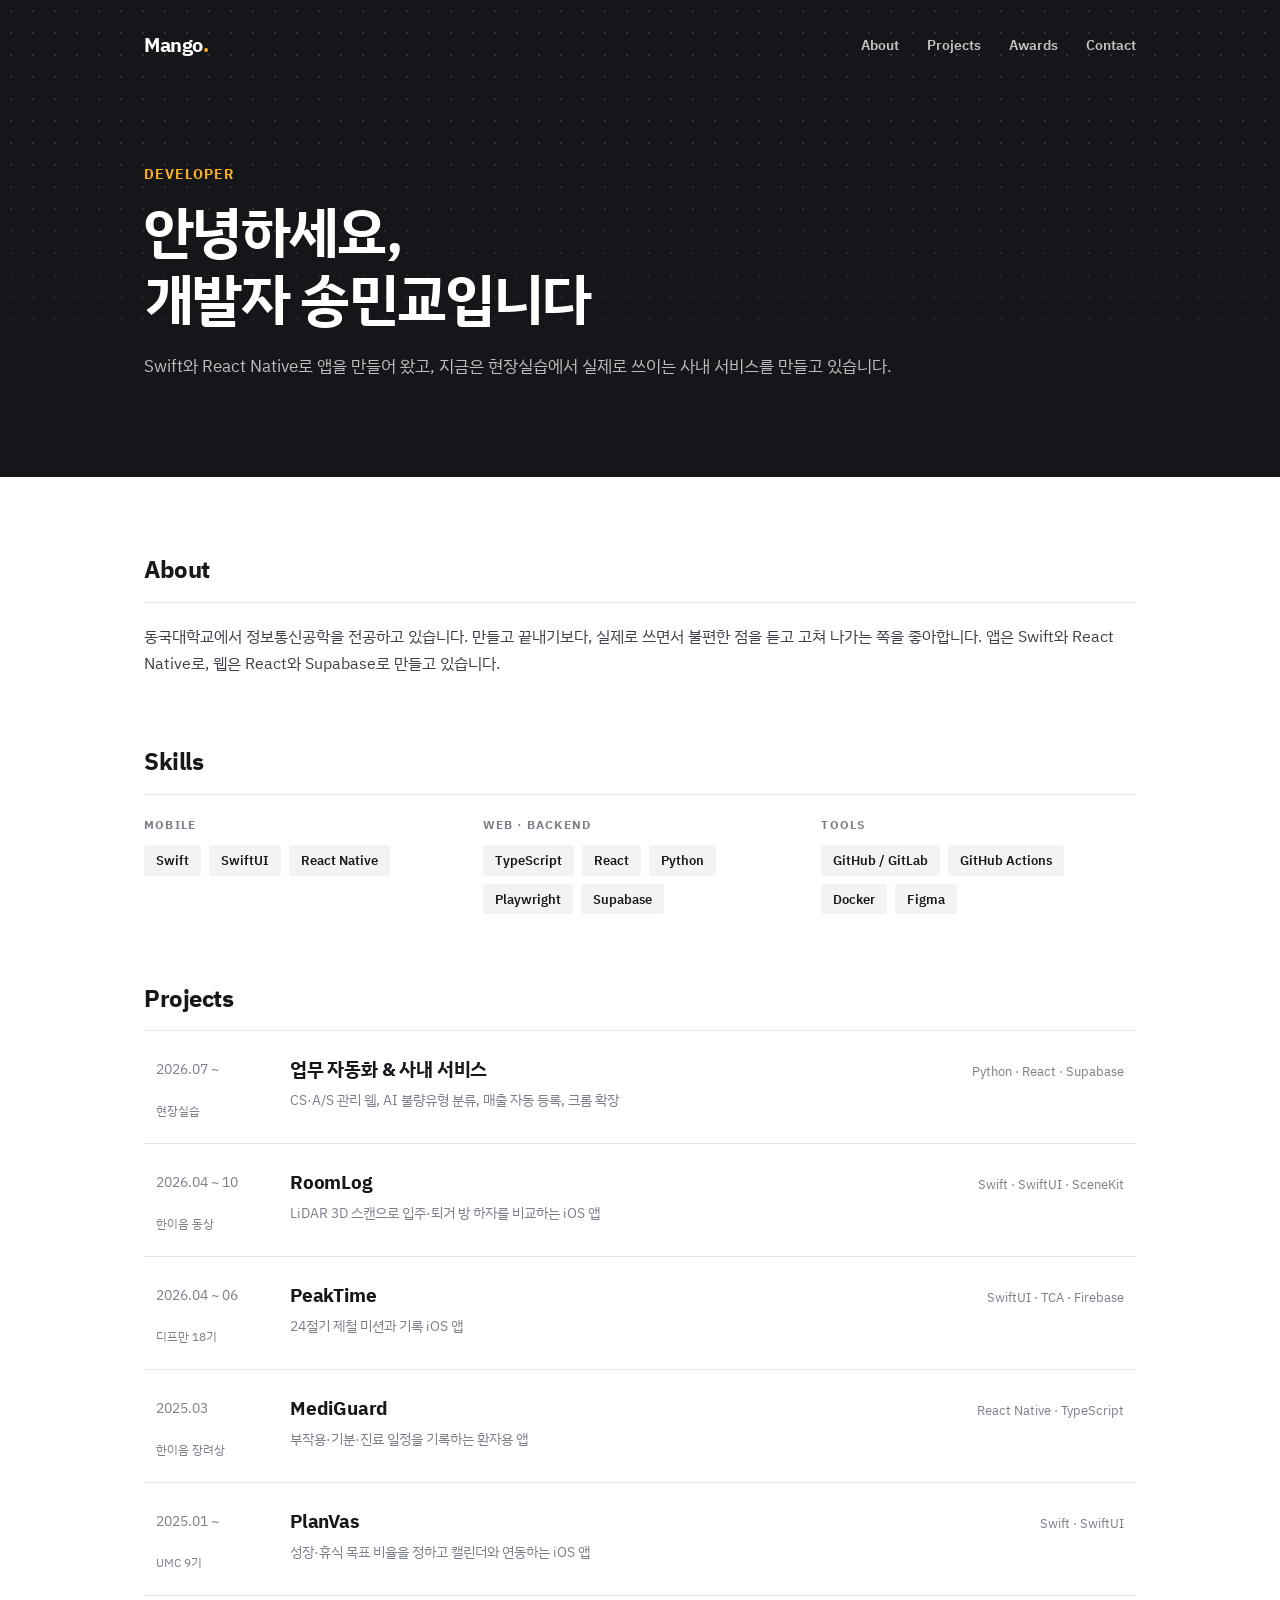
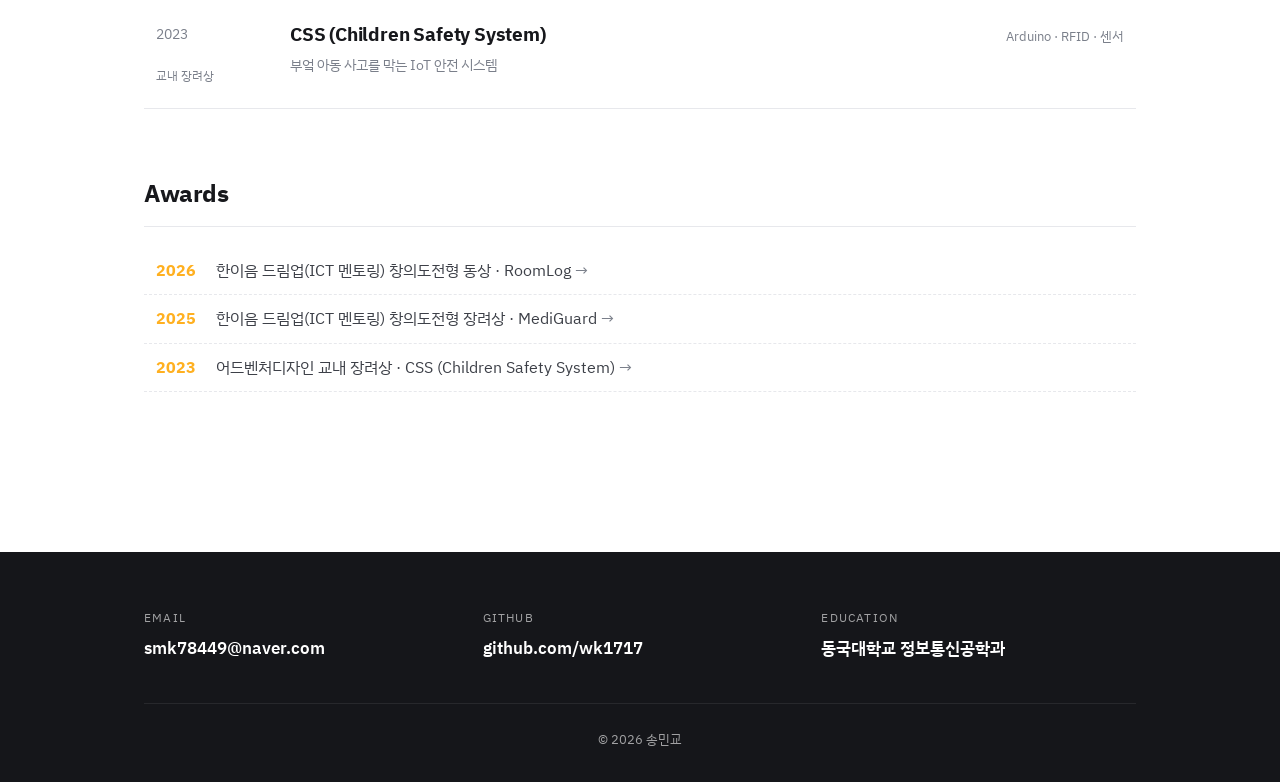
<file: index.html>
<!doctype html>
<html lang="ko">
<head>
<meta charset="utf-8">
<meta name="viewport" content="width=device-width, initial-scale=1">
<title>송민교 · Portfolio</title>
<meta name="description" content="정보통신공학과 송민교의 개발 포트폴리오">
<link rel="stylesheet" href="style.css">
</head>
<body>
<header class="hero">
  <div class="wrap">
    <nav class="nav">
      <a class="logo" href="index.html">Mango<span>.</span></a>
      <ul>
        <li class="opt"><a href="#about">About</a></li>
        <li><a href="#projects">Projects</a></li>
        <li class="opt"><a href="#awards">Awards</a></li>
        <li><a href="#contact">Contact</a></li>
      </ul>
    </nav>
    <div class="hero-body">
      <div class="eyebrow">DEVELOPER</div>
      <h1>안녕하세요,<br>개발자 송민교입니다</h1>
      <p>Swift와 React Native로 앱을 만들어 왔고, 지금은 현장실습에서 실제로 쓰이는 사내 서비스를 만들고 있습니다.</p>
    </div>
  </div>
</header>

<main class="wrap">
  <section id="about">
    <h2>About</h2>
    <p>동국대학교에서 정보통신공학을 전공하고 있습니다. 만들고 끝내기보다, 실제로 쓰면서 불편한 점을 듣고 고쳐 나가는 쪽을 좋아합니다. 앱은 Swift와 React Native로, 웹은 React와 Supabase로 만들고 있습니다.</p>
  </section>

  <section>
    <h2>Skills</h2>
    <div class="skills">
      <div><h4>MOBILE</h4><div class="chips"><span class="chip">Swift</span><span class="chip">SwiftUI</span><span class="chip">React Native</span></div></div>
      <div><h4>WEB · BACKEND</h4><div class="chips"><span class="chip">TypeScript</span><span class="chip">React</span><span class="chip">Python</span><span class="chip">Playwright</span><span class="chip">Supabase</span></div></div>
      <div><h4>TOOLS</h4><div class="chips"><span class="chip">GitHub / GitLab</span><span class="chip">GitHub Actions</span><span class="chip">Docker</span><span class="chip">Figma</span></div></div>
    </div>
  </section>

  <section id="projects">
    <h2>Projects</h2>
    <ul class="plist">
      <li><a href="projects/ipp.html">
        <span class="when">2026.07 ~<em>현장실습</em></span>
        <span class="what"><b>업무 자동화 &amp; 사내 서비스</b><small>CS·A/S 관리 웹, AI 불량유형 분류, 매출 자동 등록, 크롬 확장</small></span>
        <span class="stack">Python · React · Supabase</span>
      </a></li>
      <li><a href="projects/roomlog.html">
        <span class="when">2026.04 ~ 10<em>한이음 동상</em></span>
        <span class="what"><b>RoomLog</b><small>LiDAR 3D 스캔으로 입주·퇴거 방 하자를 비교하는 iOS 앱</small></span>
        <span class="stack">Swift · SwiftUI · SceneKit</span>
      </a></li>
      <li><a href="projects/peaktime.html">
        <span class="when">2026.04 ~ 06<em>디프만 18기</em></span>
        <span class="what"><b>PeakTime</b><small>24절기 제철 미션과 기록 iOS 앱</small></span>
        <span class="stack">SwiftUI · TCA · Firebase</span>
      </a></li>
      <li><a href="projects/mediguard.html">
        <span class="when">2025.03<em>한이음 장려상</em></span>
        <span class="what"><b>MediGuard</b><small>부작용·기분·진료 일정을 기록하는 환자용 앱</small></span>
        <span class="stack">React Native · TypeScript</span>
      </a></li>
      <li><a href="projects/planvas.html">
        <span class="when">2025.01 ~<em>UMC 9기</em></span>
        <span class="what"><b>PlanVas</b><small>성장·휴식 목표 비율을 정하고 캘린더와 연동하는 iOS 앱</small></span>
        <span class="stack">Swift · SwiftUI</span>
      </a></li>
      <li><a href="projects/css.html">
        <span class="when">2023<em>교내 장려상</em></span>
        <span class="what"><b>CSS (Children Safety System)</b><small>부엌 아동 사고를 막는 IoT 안전 시스템</small></span>
        <span class="stack">Arduino · RFID · 센서</span>
      </a></li>
    </ul>
  </section>

  <section id="awards">
    <h2>Awards</h2>
    <ul class="awards">
      <li><b>2026</b><a class="alink" href="projects/roomlog.html">한이음 드림업(ICT 멘토링) 창의도전형 동상 · RoomLog</a></li>
      <li><b>2025</b><a class="alink" href="projects/mediguard.html">한이음 드림업(ICT 멘토링) 창의도전형 장려상 · MediGuard</a></li>
      <li><b>2023</b><a class="alink" href="projects/css.html">어드벤처디자인 교내 장려상 · CSS (Children Safety System)</a></li>
    </ul>
  </section>
</main>

<footer id="contact">
  <div class="wrap">
    <div class="contact">
      <div><small>EMAIL</small><a href="mailto:smk78449@naver.com">smk78449@naver.com</a></div>
      <div><small>GITHUB</small><a href="https://github.com/wk1717" target="_blank" rel="noopener">github.com/wk1717</a></div>
      <div><small>EDUCATION</small><span>동국대학교 정보통신공학과</span></div>
    </div>
    <p class="copy">© 2026 송민교</p>
  </div>
</footer>
</body>
</html>
</file>
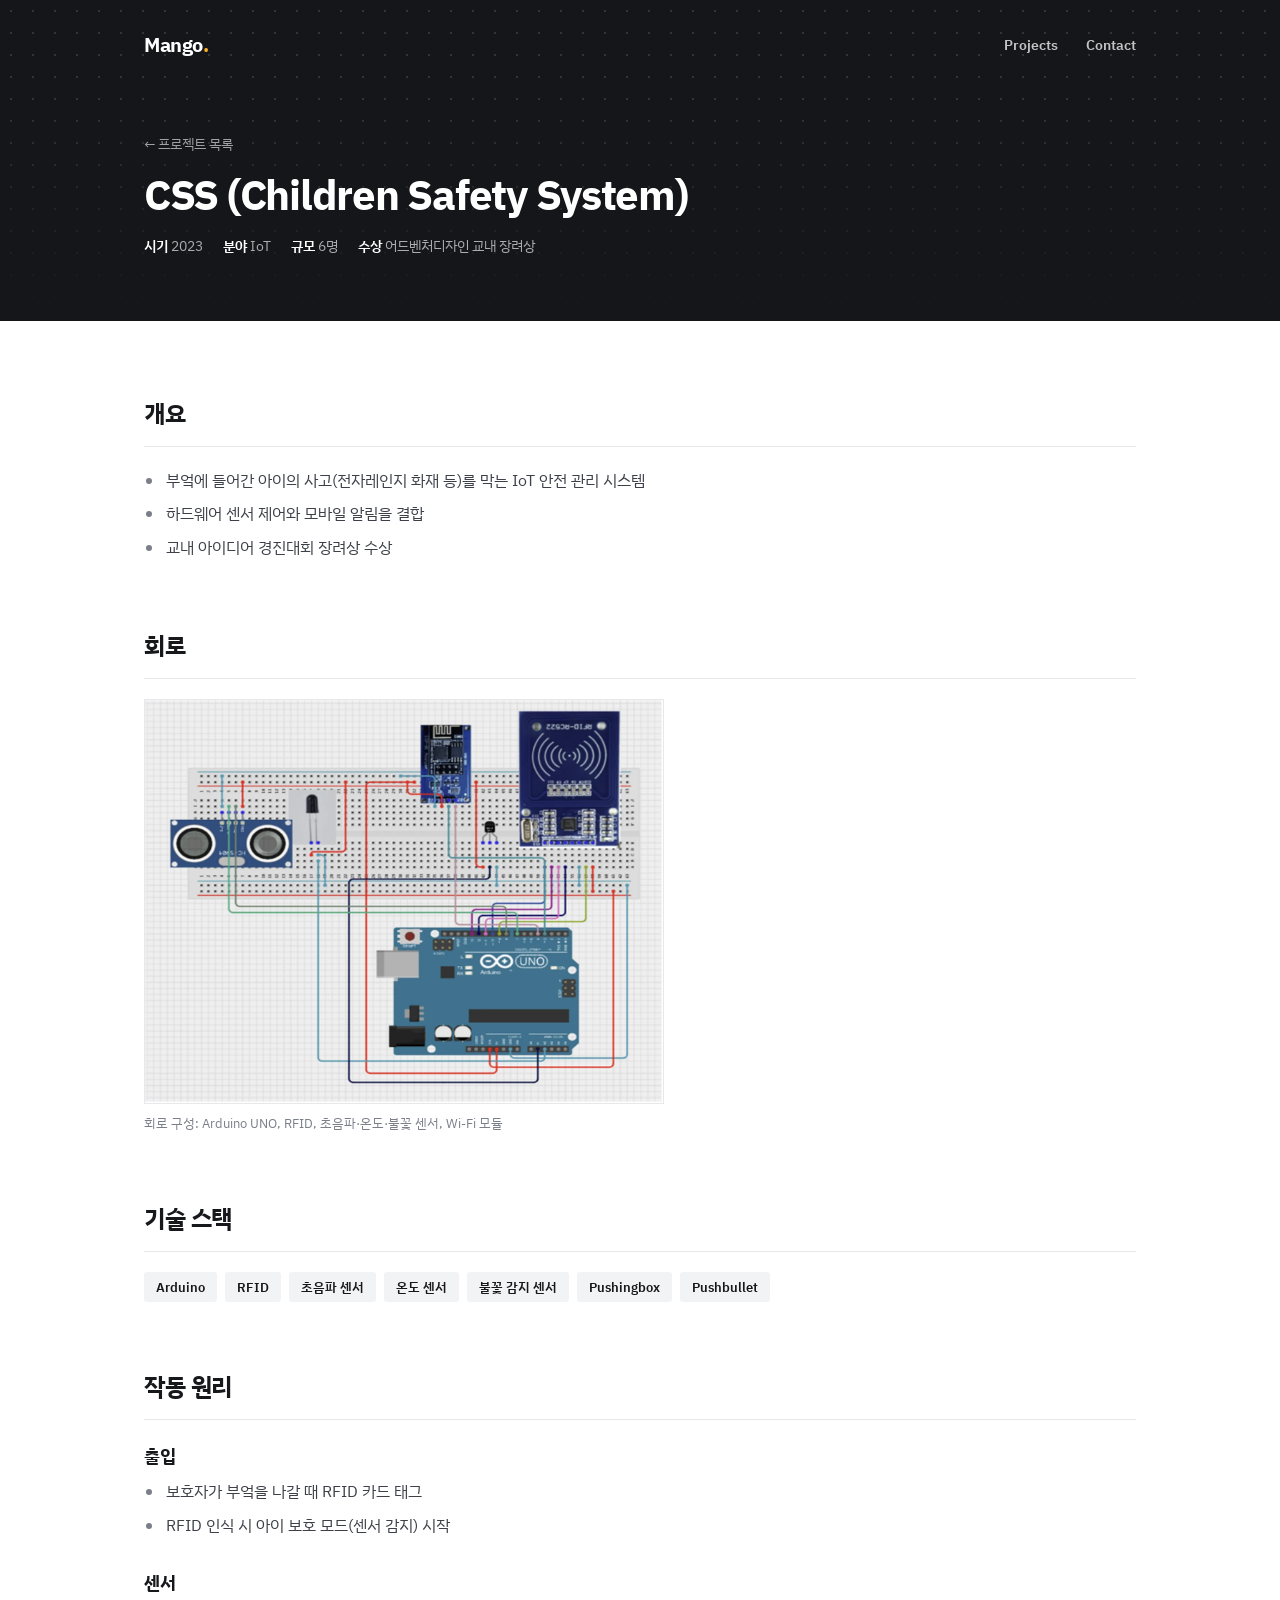
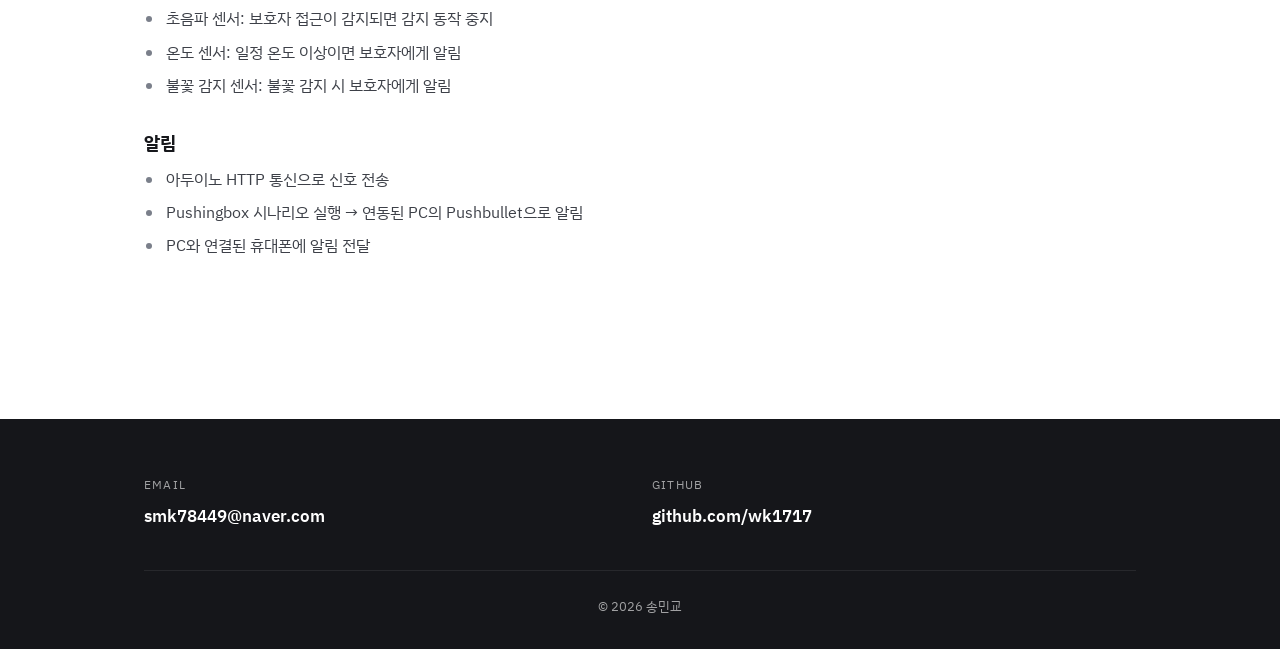
<file: projects/css.html>
<!doctype html>
<html lang="ko">
<head>
<meta charset="utf-8">
<meta name="viewport" content="width=device-width, initial-scale=1">
<title>CSS · 송민교</title>
<link rel="stylesheet" href="../style.css">
</head>
<body>
<header class="hero small">
  <div class="wrap">
    <nav class="nav">
      <a class="logo" href="../index.html">Mango<span>.</span></a>
      <ul><li><a href="../index.html#projects">Projects</a></li><li><a href="#contact">Contact</a></li></ul>
    </nav>
    <div class="hero-body">
      <a class="back" href="../index.html#projects">← 프로젝트 목록</a>
      <h1>CSS (Children Safety System)</h1>
      <div class="meta"><span><b>시기</b> 2023</span><span><b>분야</b> IoT</span><span><b>규모</b> 6명</span><span><b>수상</b> 어드벤처디자인 교내 장려상</span></div>
    </div>
  </div>
</header>

<main class="wrap">
  <section><h2>개요</h2><ul class="list"><li>부엌에 들어간 아이의 사고(전자레인지 화재 등)를 막는 IoT 안전 관리 시스템</li><li>하드웨어 센서 제어와 모바일 알림을 결합</li><li>교내 아이디어 경진대회 장려상 수상</li></ul></section>
  <section><h2>회로</h2><div class="figs"><figure class="narrow"><img src="../images/css-circuit.webp" alt="회로 구성: Arduino UNO, RFID, 초음파·온도·불꽃 센서, Wi-Fi 모듈" loading="lazy"><figcaption>회로 구성: Arduino UNO, RFID, 초음파·온도·불꽃 센서, Wi-Fi 모듈</figcaption></figure></div></section>
  <section><h2>기술 스택</h2><div class="chips"><span class="chip">Arduino</span><span class="chip">RFID</span><span class="chip">초음파 센서</span><span class="chip">온도 센서</span><span class="chip">불꽃 감지 센서</span><span class="chip">Pushingbox</span><span class="chip">Pushbullet</span></div></section>
  <section><h2>작동 원리</h2><div class="result"><h3>출입</h3><ul class="list"><li>보호자가 부엌을 나갈 때 RFID 카드 태그</li><li>RFID 인식 시 아이 보호 모드(센서 감지) 시작</li></ul></div><div class="result"><h3>센서</h3><ul class="list"><li>초음파 센서: 보호자 접근이 감지되면 감지 동작 중지</li><li>온도 센서: 일정 온도 이상이면 보호자에게 알림</li><li>불꽃 감지 센서: 불꽃 감지 시 보호자에게 알림</li></ul></div><div class="result"><h3>알림</h3><ul class="list"><li>아두이노 HTTP 통신으로 신호 전송</li><li>Pushingbox 시나리오 실행 → 연동된 PC의 Pushbullet으로 알림</li><li>PC와 연결된 휴대폰에 알림 전달</li></ul></div></section>
</main>

<footer id="contact">
  <div class="wrap">
    <div class="contact">
      <div><small>EMAIL</small><a href="mailto:smk78449@naver.com">smk78449@naver.com</a></div>
      <div><small>GITHUB</small><a href="https://github.com/wk1717" target="_blank" rel="noopener">github.com/wk1717</a></div>
    </div>
    <p class="copy">© 2026 송민교</p>
  </div>
</footer>
<script src="../lightbox.js"></script>
</body>
</html>
</file>
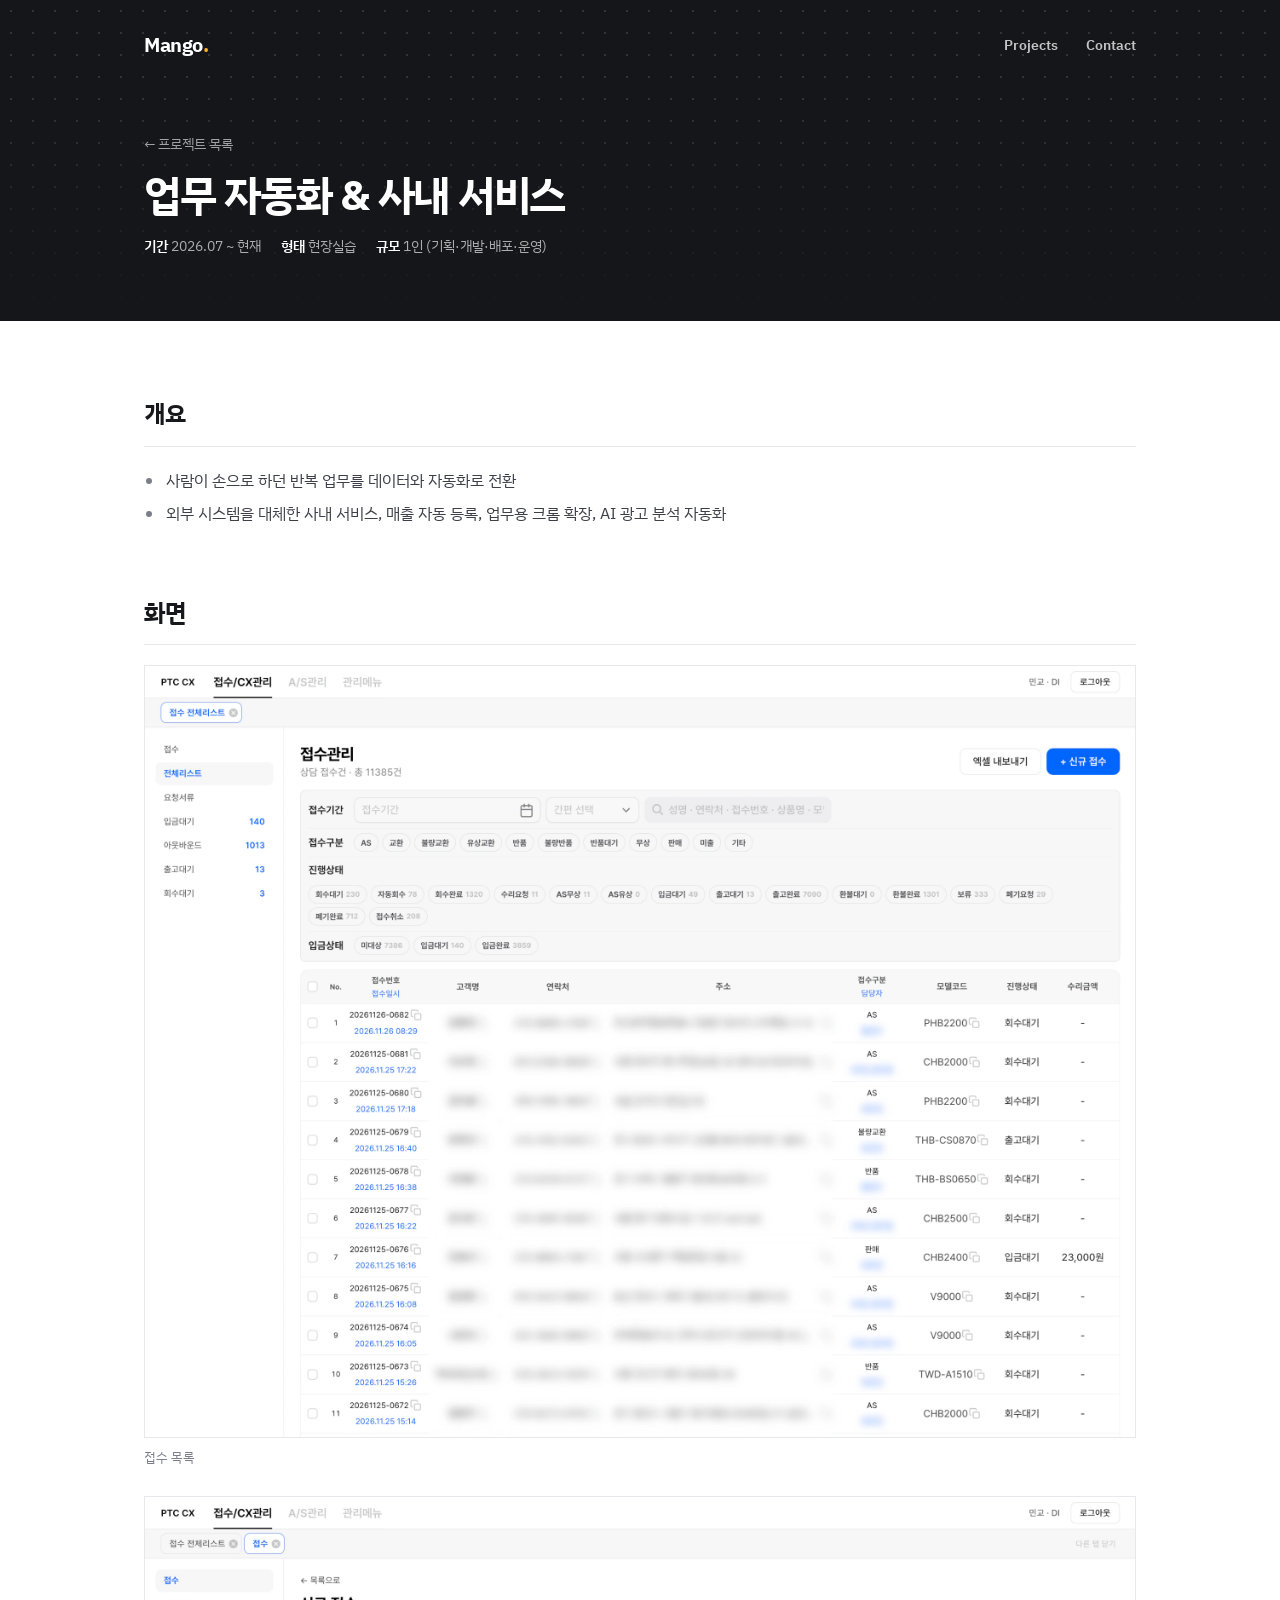
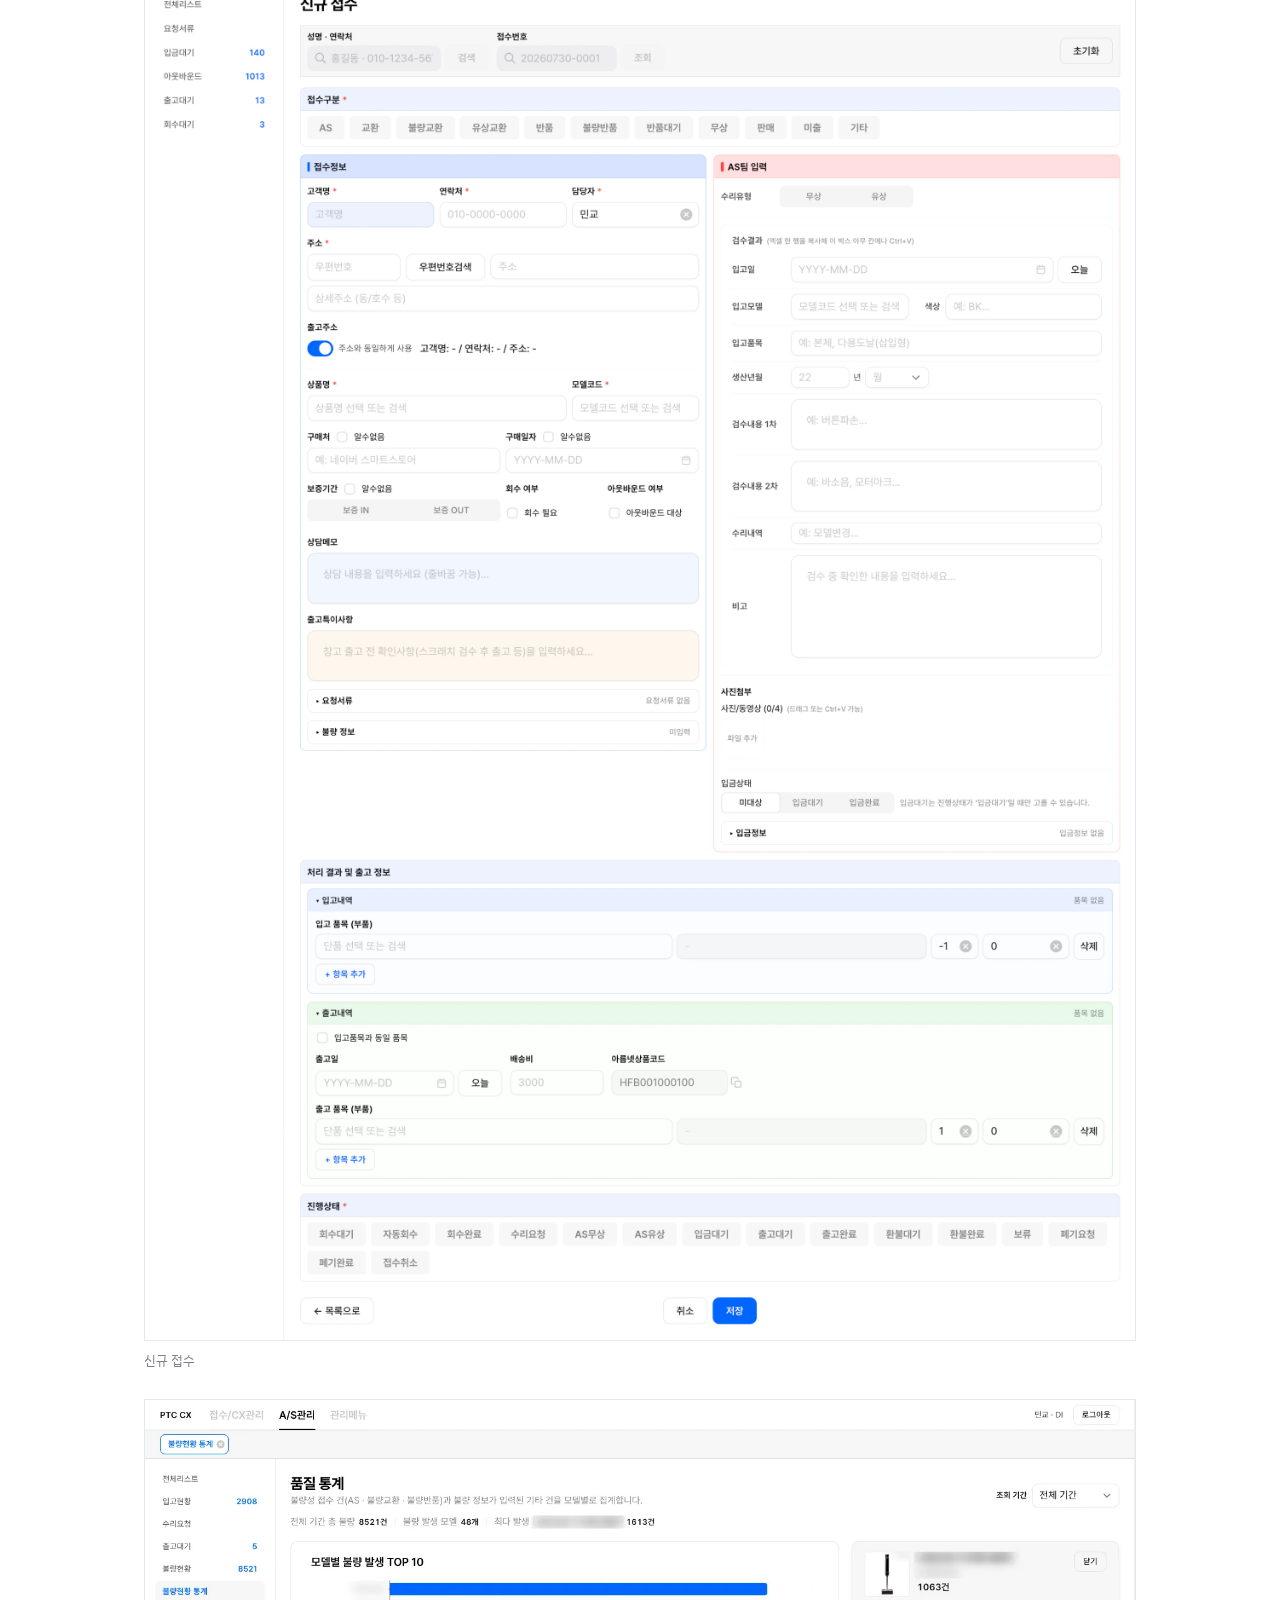
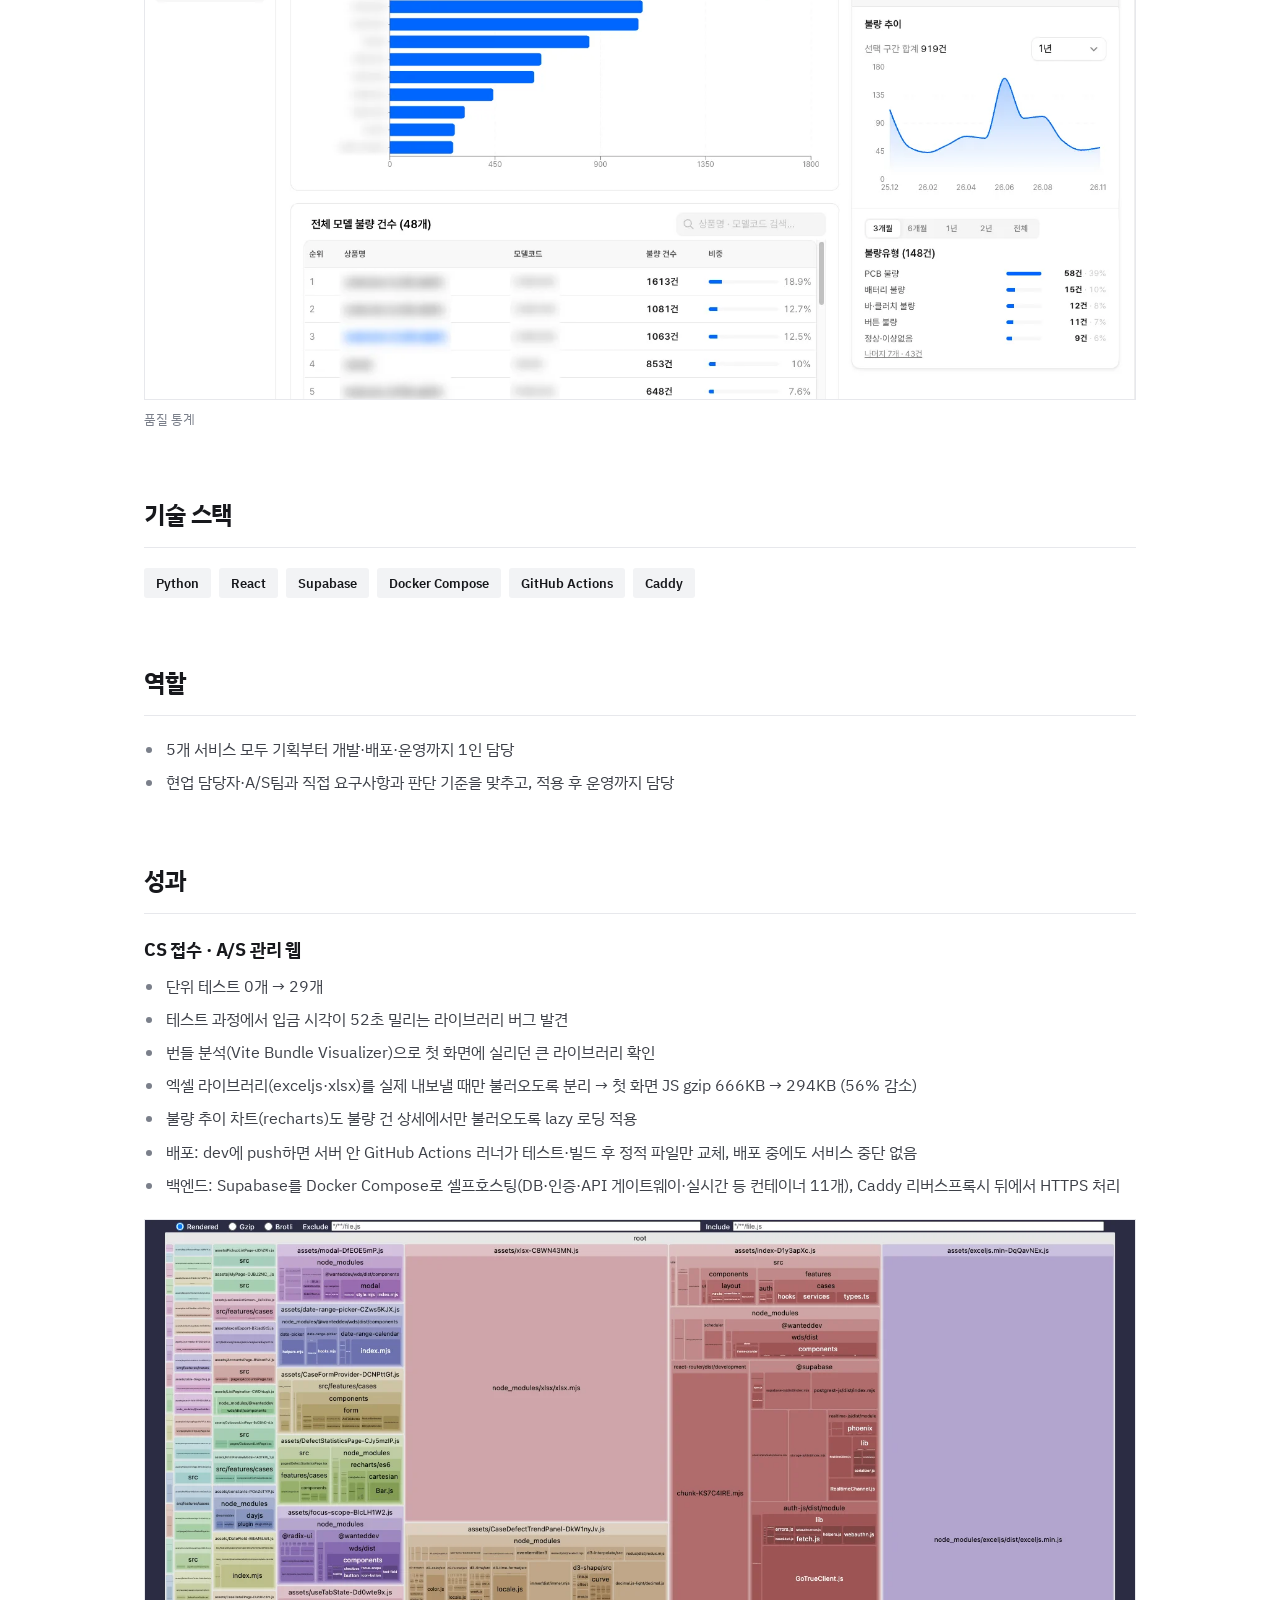
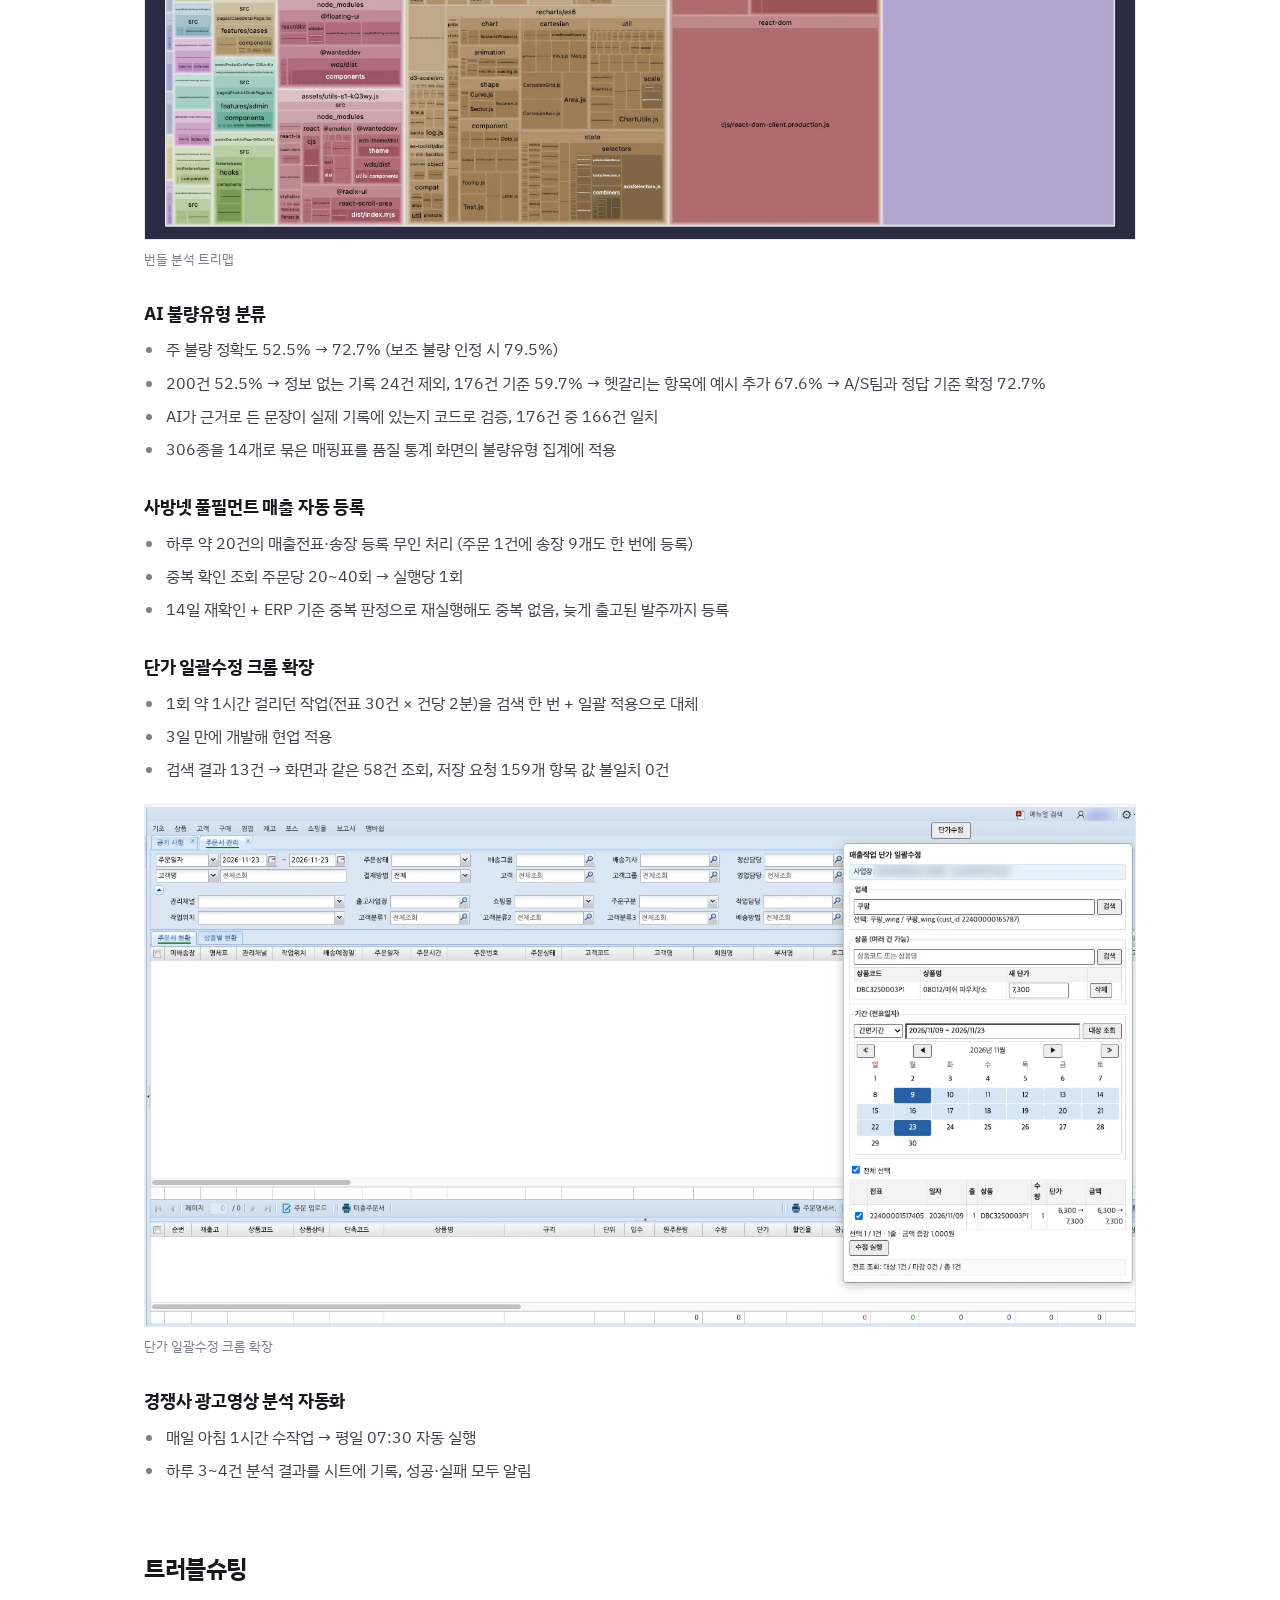
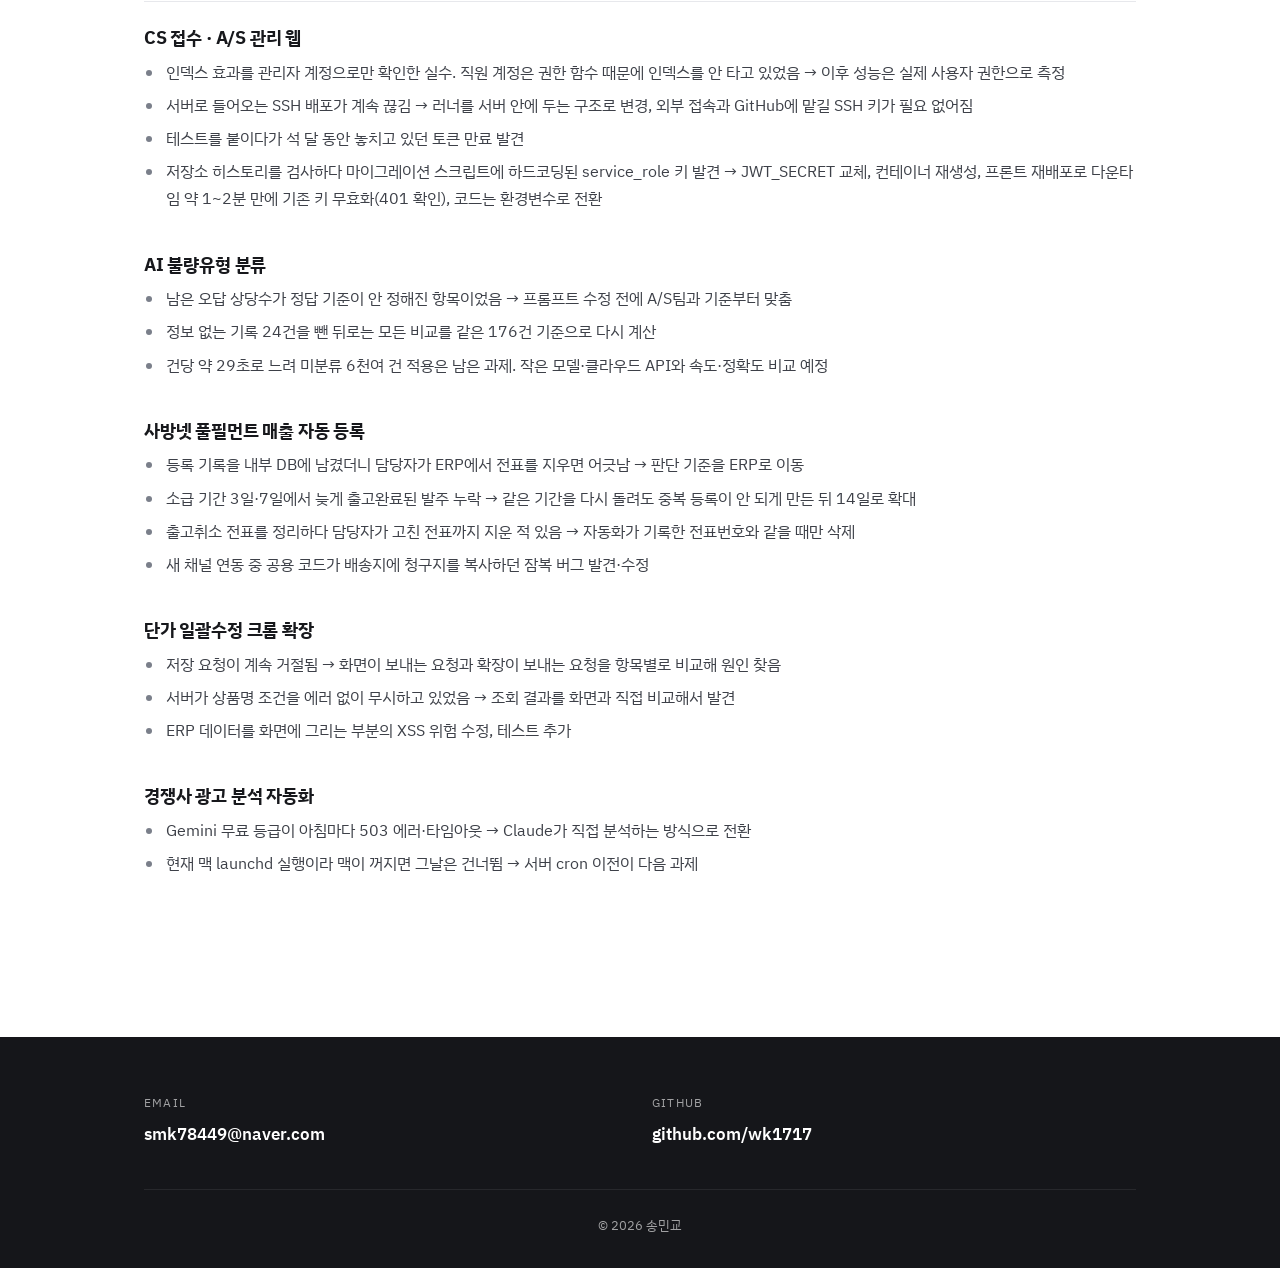
<file: projects/ipp.html>
<!doctype html>
<html lang="ko">
<head>
<meta charset="utf-8">
<meta name="viewport" content="width=device-width, initial-scale=1">
<title>업무 자동화 · 송민교</title>
<link rel="stylesheet" href="../style.css">
</head>
<body>
<header class="hero small">
  <div class="wrap">
    <nav class="nav">
      <a class="logo" href="../index.html">Mango<span>.</span></a>
      <ul><li><a href="../index.html#projects">Projects</a></li><li><a href="#contact">Contact</a></li></ul>
    </nav>
    <div class="hero-body">
      <a class="back" href="../index.html#projects">← 프로젝트 목록</a>
      <h1>업무 자동화 &amp; 사내 서비스</h1>
      <div class="meta"><span><b>기간</b> 2026.07 ~ 현재</span><span><b>형태</b> 현장실습</span><span><b>규모</b> 1인 (기획·개발·배포·운영)</span></div>
    </div>
  </div>
</header>

<main class="wrap">

  <section><h2>개요</h2><ul class="list"><li>사람이 손으로 하던 반복 업무를 데이터와 자동화로 전환</li><li>외부 시스템을 대체한 사내 서비스, 매출 자동 등록, 업무용 크롬 확장, AI 광고 분석 자동화</li></ul></section>
  <section><h2>화면</h2><div class="figs"><figure><img src="../images/cxzone-list-v2.webp" alt="CS 접수 · A/S 관리 웹: 접수 목록 (고객 정보 가림)" loading="lazy"><figcaption>접수 목록</figcaption></figure><figure><img src="../images/cxzone-new.webp" alt="CS 접수 · A/S 관리 웹: 신규 접수 입력 화면" loading="lazy"><figcaption>신규 접수</figcaption></figure><figure><img src="../images/cxzone-statistics.webp" alt="CS 접수 · A/S 관리 웹: 품질 통계와 모델별 불량유형 집계 (상품명 가림)" loading="lazy"><figcaption>품질 통계</figcaption></figure></div></section>
  <section><h2>기술 스택</h2><div class="chips"><span class="chip">Python</span><span class="chip">React</span><span class="chip">Supabase</span><span class="chip">Docker Compose</span><span class="chip">GitHub Actions</span><span class="chip">Caddy</span></div></section>
  <section><h2>역할</h2><ul class="list"><li>5개 서비스 모두 기획부터 개발·배포·운영까지 1인 담당</li><li>현업 담당자·A/S팀과 직접 요구사항과 판단 기준을 맞추고, 적용 후 운영까지 담당</li></ul></section>
  <section><h2>성과</h2><div class="result"><h3>CS 접수 · A/S 관리 웹</h3><ul class="list"><li>단위 테스트 0개 → 29개</li><li>테스트 과정에서 입금 시각이 52초 밀리는 라이브러리 버그 발견</li><li>번들 분석(Vite Bundle Visualizer)으로 첫 화면에 실리던 큰 라이브러리 확인</li><li>엑셀 라이브러리(exceljs·xlsx)를 실제 내보낼 때만 불러오도록 분리 → 첫 화면 JS gzip 666KB → 294KB (56% 감소)</li><li>불량 추이 차트(recharts)도 불량 건 상세에서만 불러오도록 lazy 로딩 적용</li><li>배포: dev에 push하면 서버 안 GitHub Actions 러너가 테스트·빌드 후 정적 파일만 교체, 배포 중에도 서비스 중단 없음</li><li>백엔드: Supabase를 Docker Compose로 셀프호스팅(DB·인증·API 게이트웨이·실시간 등 컨테이너 11개), Caddy 리버스프록시 뒤에서 HTTPS 처리</li></ul><figure><img src="../images/cxzone-bundle.webp" alt="번들 분석 트리맵" loading="lazy"><figcaption>번들 분석 트리맵</figcaption></figure></div><div class="result"><h3>AI 불량유형 분류</h3><ul class="list"><li>주 불량 정확도 52.5% → 72.7% (보조 불량 인정 시 79.5%)</li><li>200건 52.5% → 정보 없는 기록 24건 제외, 176건 기준 59.7% → 헷갈리는 항목에 예시 추가 67.6% → A/S팀과 정답 기준 확정 72.7%</li><li>AI가 근거로 든 문장이 실제 기록에 있는지 코드로 검증, 176건 중 166건 일치</li><li>306종을 14개로 묶은 매핑표를 품질 통계 화면의 불량유형 집계에 적용</li></ul></div><div class="result"><h3>사방넷 풀필먼트 매출 자동 등록</h3><ul class="list"><li>하루 약 20건의 매출전표·송장 등록 무인 처리 (주문 1건에 송장 9개도 한 번에 등록)</li><li>중복 확인 조회 주문당 20~40회 → 실행당 1회</li><li>14일 재확인 + ERP 기준 중복 판정으로 재실행해도 중복 없음, 늦게 출고된 발주까지 등록</li></ul></div><div class="result"><h3>단가 일괄수정 크롬 확장</h3><ul class="list"><li>1회 약 1시간 걸리던 작업(전표 30건 × 건당 2분)을 검색 한 번 + 일괄 적용으로 대체</li><li>3일 만에 개발해 현업 적용</li><li>검색 결과 13건 → 화면과 같은 58건 조회, 저장 요청 159개 항목 값 불일치 0건</li></ul><figure><img src="../images/chrome-ext.webp" alt="단가 일괄수정 크롬 확장" loading="lazy"><figcaption>단가 일괄수정 크롬 확장</figcaption></figure></div><div class="result"><h3>경쟁사 광고영상 분석 자동화</h3><ul class="list"><li>매일 아침 1시간 수작업 → 평일 07:30 자동 실행</li><li>하루 3~4건 분석 결과를 시트에 기록, 성공·실패 모두 알림</li></ul></div></section>
  <section><h2>트러블슈팅</h2><div class="retro"><h3>CS 접수 · A/S 관리 웹</h3><ul class="list"><li>인덱스 효과를 관리자 계정으로만 확인한 실수. 직원 계정은 권한 함수 때문에 인덱스를 안 타고 있었음 → 이후 성능은 실제 사용자 권한으로 측정</li><li>서버로 들어오는 SSH 배포가 계속 끊김 → 러너를 서버 안에 두는 구조로 변경, 외부 접속과 GitHub에 맡길 SSH 키가 필요 없어짐</li><li>테스트를 붙이다가 석 달 동안 놓치고 있던 토큰 만료 발견</li><li>저장소 히스토리를 검사하다 마이그레이션 스크립트에 하드코딩된 service_role 키 발견 → JWT_SECRET 교체, 컨테이너 재생성, 프론트 재배포로 다운타임 약 1~2분 만에 기존 키 무효화(401 확인), 코드는 환경변수로 전환</li></ul></div><div class="retro"><h3>AI 불량유형 분류</h3><ul class="list"><li>남은 오답 상당수가 정답 기준이 안 정해진 항목이었음 → 프롬프트 수정 전에 A/S팀과 기준부터 맞춤</li><li>정보 없는 기록 24건을 뺀 뒤로는 모든 비교를 같은 176건 기준으로 다시 계산</li><li>건당 약 29초로 느려 미분류 6천여 건 적용은 남은 과제. 작은 모델·클라우드 API와 속도·정확도 비교 예정</li></ul></div><div class="retro"><h3>사방넷 풀필먼트 매출 자동 등록</h3><ul class="list"><li>등록 기록을 내부 DB에 남겼더니 담당자가 ERP에서 전표를 지우면 어긋남 → 판단 기준을 ERP로 이동</li><li>소급 기간 3일·7일에서 늦게 출고완료된 발주 누락 → 같은 기간을 다시 돌려도 중복 등록이 안 되게 만든 뒤 14일로 확대</li><li>출고취소 전표를 정리하다 담당자가 고친 전표까지 지운 적 있음 → 자동화가 기록한 전표번호와 같을 때만 삭제</li><li>새 채널 연동 중 공용 코드가 배송지에 청구지를 복사하던 잠복 버그 발견·수정</li></ul></div><div class="retro"><h3>단가 일괄수정 크롬 확장</h3><ul class="list"><li>저장 요청이 계속 거절됨 → 화면이 보내는 요청과 확장이 보내는 요청을 항목별로 비교해 원인 찾음</li><li>서버가 상품명 조건을 에러 없이 무시하고 있었음 → 조회 결과를 화면과 직접 비교해서 발견</li><li>ERP 데이터를 화면에 그리는 부분의 XSS 위험 수정, 테스트 추가</li></ul></div><div class="retro"><h3>경쟁사 광고 분석 자동화</h3><ul class="list"><li>Gemini 무료 등급이 아침마다 503 에러·타임아웃 → Claude가 직접 분석하는 방식으로 전환</li><li>현재 맥 launchd 실행이라 맥이 꺼지면 그날은 건너뜀 → 서버 cron 이전이 다음 과제</li></ul></div></section>
</main>

<footer id="contact">
  <div class="wrap">
    <div class="contact">
      <div><small>EMAIL</small><a href="mailto:smk78449@naver.com">smk78449@naver.com</a></div>
      <div><small>GITHUB</small><a href="https://github.com/wk1717" target="_blank" rel="noopener">github.com/wk1717</a></div>
    </div>
    <p class="copy">© 2026 송민교</p>
  </div>
</footer>
<script src="../lightbox.js"></script>
</body>
</html>
</file>
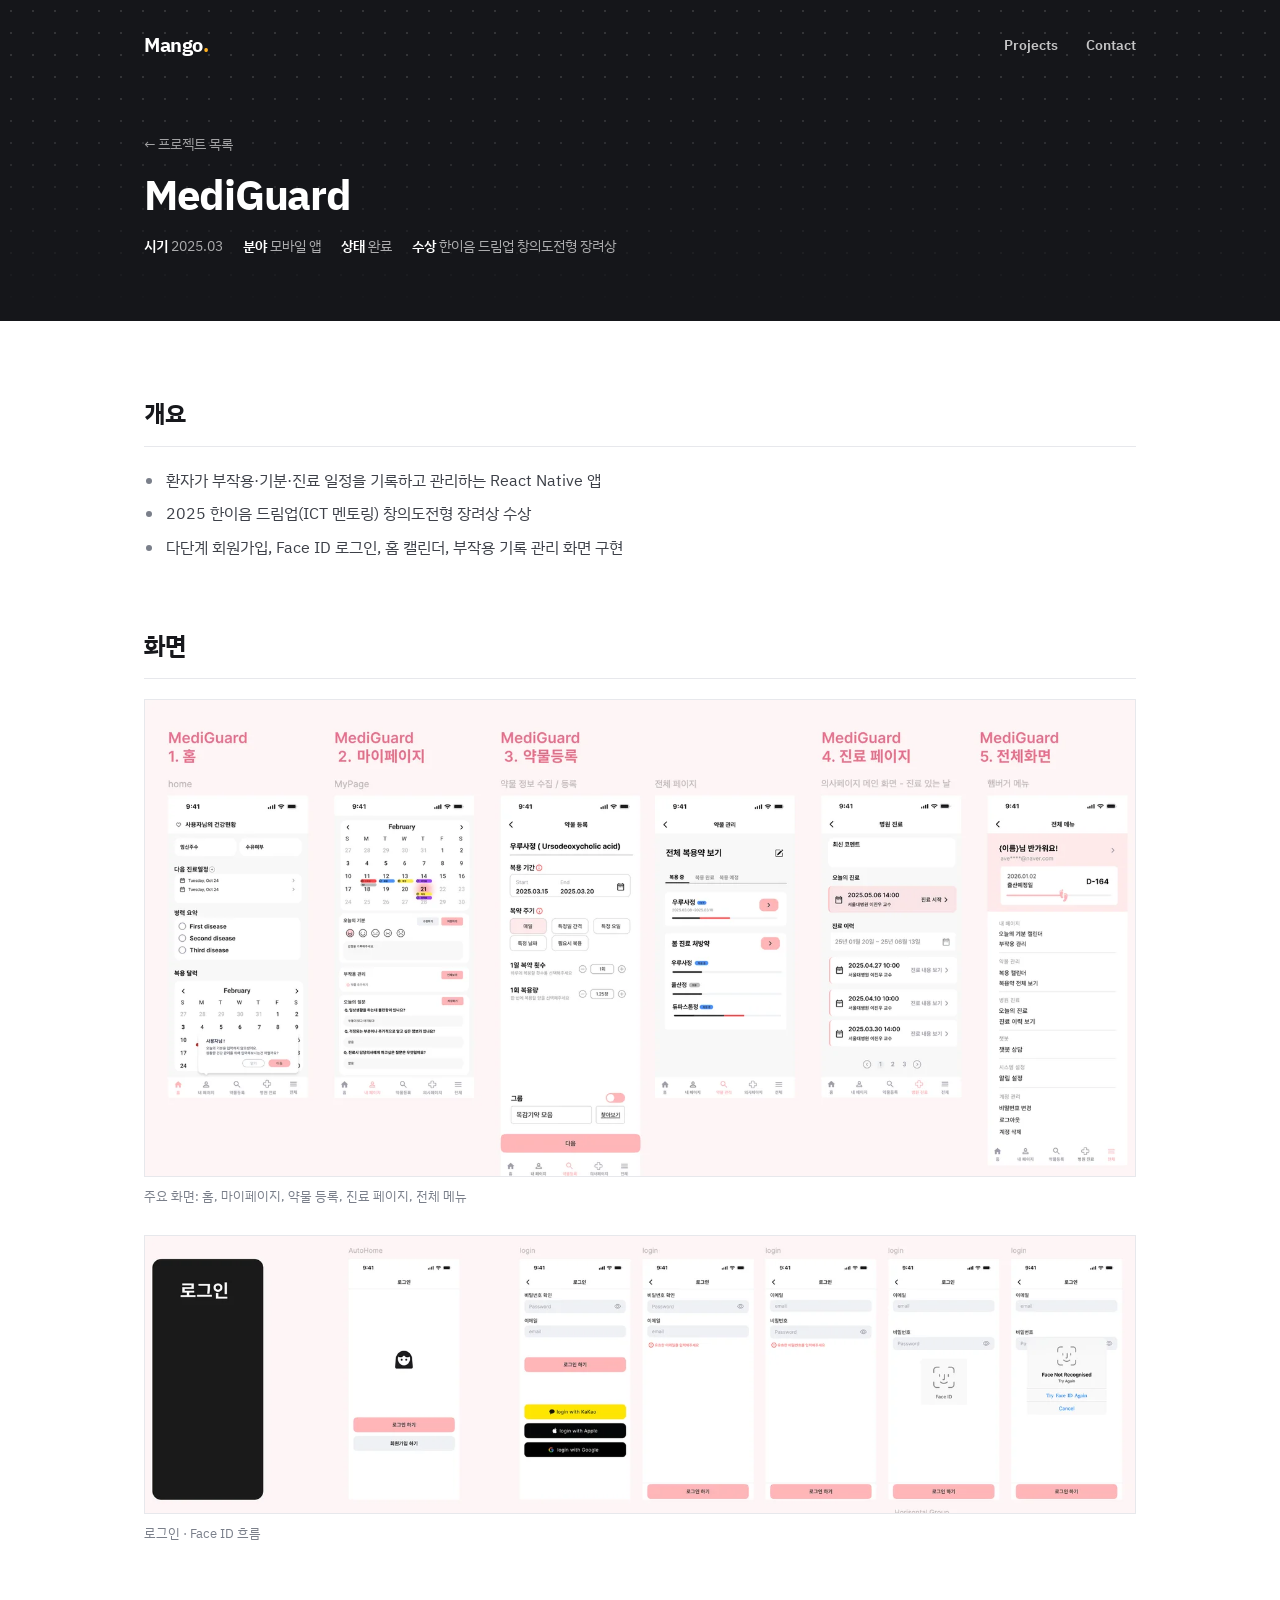
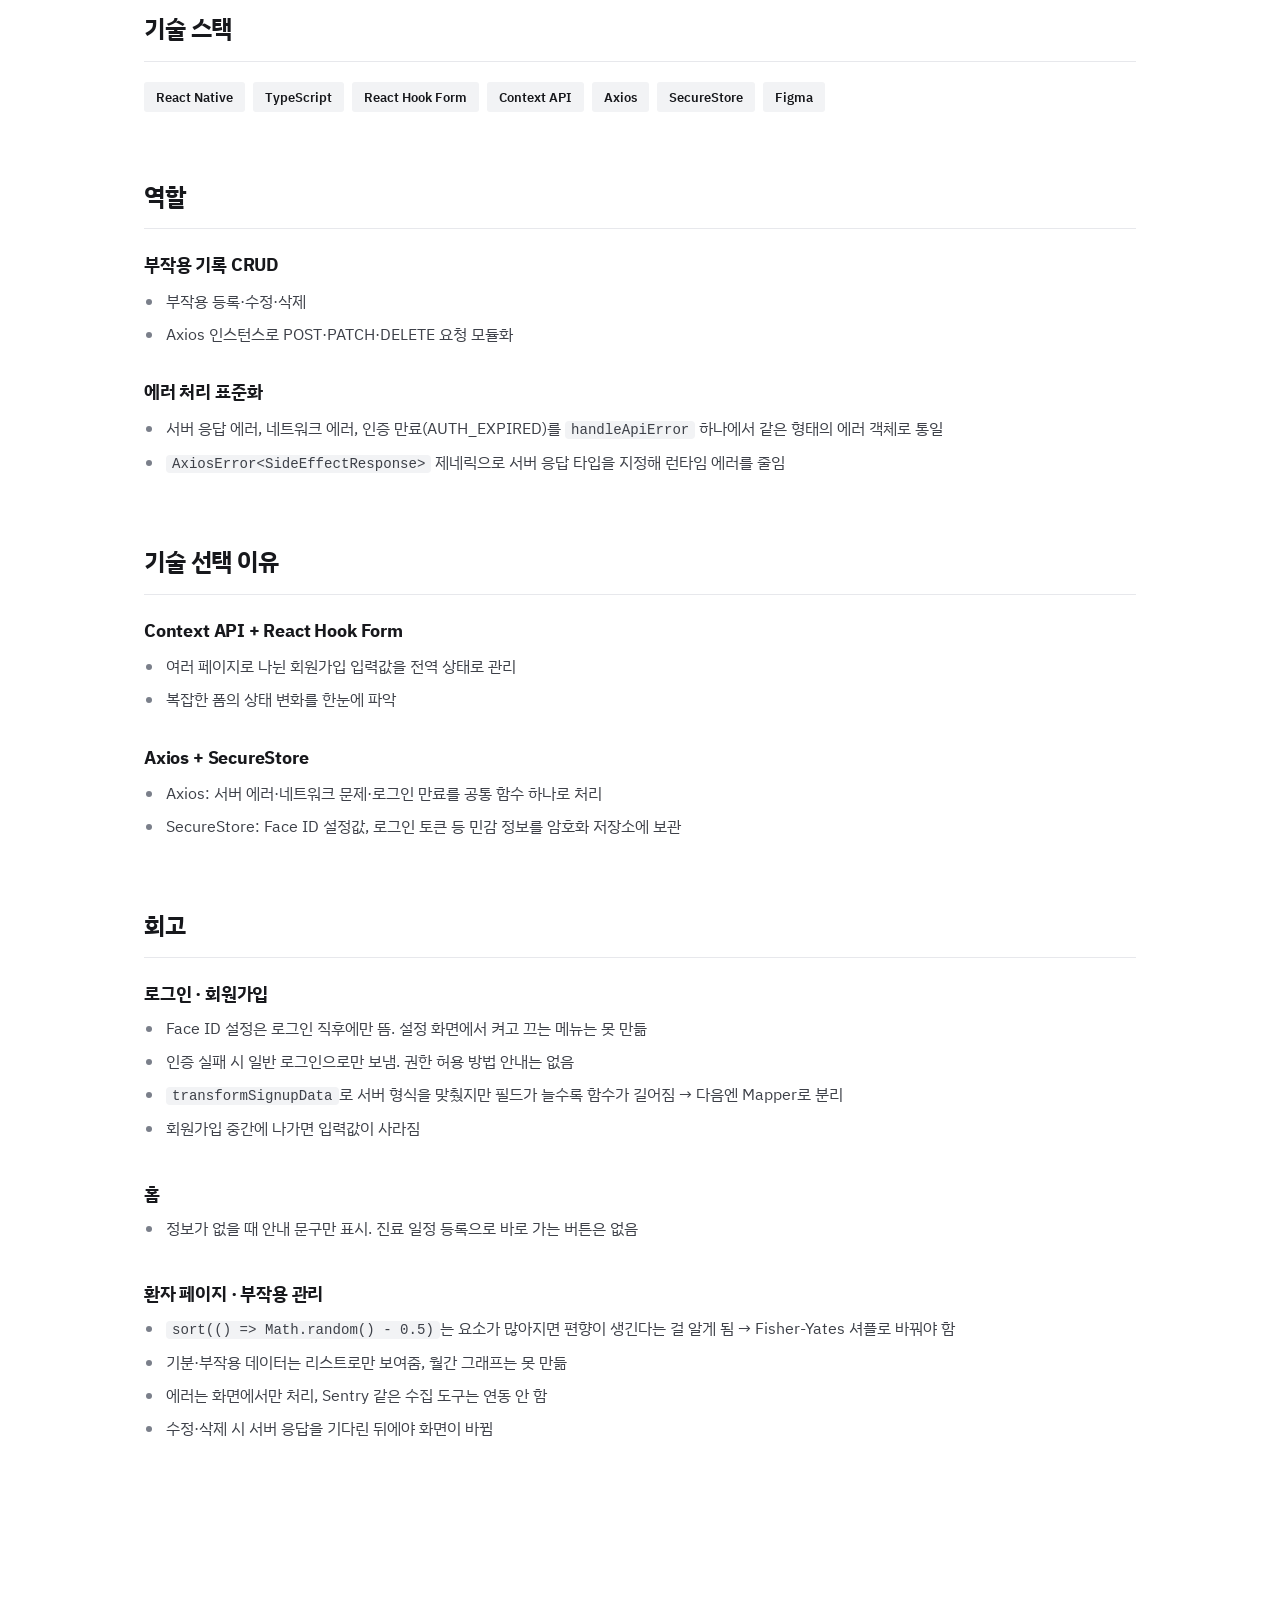
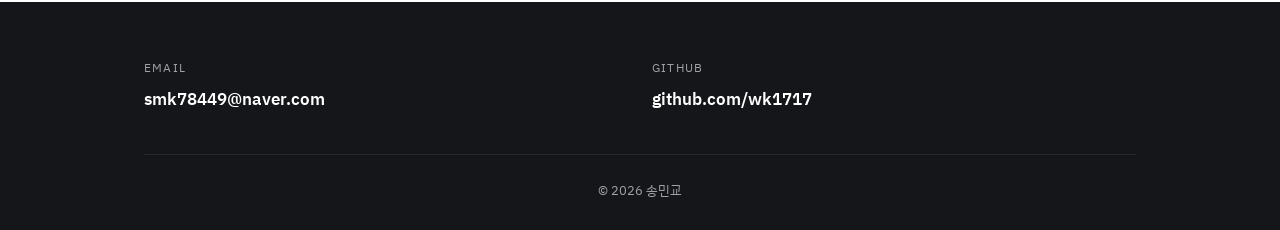
<file: projects/mediguard.html>
<!doctype html>
<html lang="ko">
<head>
<meta charset="utf-8">
<meta name="viewport" content="width=device-width, initial-scale=1">
<title>MediGuard · 송민교</title>
<link rel="stylesheet" href="../style.css">
</head>
<body>
<header class="hero small">
  <div class="wrap">
    <nav class="nav">
      <a class="logo" href="../index.html">Mango<span>.</span></a>
      <ul><li><a href="../index.html#projects">Projects</a></li><li><a href="#contact">Contact</a></li></ul>
    </nav>
    <div class="hero-body">
      <a class="back" href="../index.html#projects">← 프로젝트 목록</a>
      <h1>MediGuard</h1>
      <div class="meta"><span><b>시기</b> 2025.03</span><span><b>분야</b> 모바일 앱</span><span><b>상태</b> 완료</span><span><b>수상</b> 한이음 드림업 창의도전형 장려상</span></div>
    </div>
  </div>
</header>

<main class="wrap">

  <section><h2>개요</h2><ul class="list"><li>환자가 부작용·기분·진료 일정을 기록하고 관리하는 React Native 앱</li><li>2025 한이음 드림업(ICT 멘토링) 창의도전형 장려상 수상</li><li>다단계 회원가입, Face ID 로그인, 홈 캘린더, 부작용 기록 관리 화면 구현</li></ul></section>
  <section><h2>화면</h2><div class="figs"><figure><img src="../images/mediguard-screens.webp" alt="주요 화면: 홈, 마이페이지, 약물 등록, 진료 페이지, 전체 메뉴" loading="lazy"><figcaption>주요 화면: 홈, 마이페이지, 약물 등록, 진료 페이지, 전체 메뉴</figcaption></figure><figure><img src="../images/mediguard-login.webp" alt="로그인 · Face ID 흐름" loading="lazy"><figcaption>로그인 · Face ID 흐름</figcaption></figure></div></section>
  <section><h2>기술 스택</h2><div class="chips"><span class="chip">React Native</span><span class="chip">TypeScript</span><span class="chip">React Hook Form</span><span class="chip">Context API</span><span class="chip">Axios</span><span class="chip">SecureStore</span><span class="chip">Figma</span></div></section>
  <section><h2>역할</h2><div class="result"><h3>부작용 기록 CRUD</h3><ul class="list"><li>부작용 등록·수정·삭제</li><li>Axios 인스턴스로 POST·PATCH·DELETE 요청 모듈화</li></ul></div><div class="result"><h3>에러 처리 표준화</h3><ul class="list"><li>서버 응답 에러, 네트워크 에러, 인증 만료(AUTH_EXPIRED)를 <code>handleApiError</code> 하나에서 같은 형태의 에러 객체로 통일</li><li><code>AxiosError&lt;SideEffectResponse&gt;</code> 제네릭으로 서버 응답 타입을 지정해 런타임 에러를 줄임</li></ul></div></section>
  <section><h2>기술 선택 이유</h2><div class="result"><h3>Context API + React Hook Form</h3><ul class="list"><li>여러 페이지로 나뉜 회원가입 입력값을 전역 상태로 관리</li><li>복잡한 폼의 상태 변화를 한눈에 파악</li></ul></div><div class="result"><h3>Axios + SecureStore</h3><ul class="list"><li>Axios: 서버 에러·네트워크 문제·로그인 만료를 공통 함수 하나로 처리</li><li>SecureStore: Face ID 설정값, 로그인 토큰 등 민감 정보를 암호화 저장소에 보관</li></ul></div></section>
  <section><h2>회고</h2><div class="retro"><h3>로그인 · 회원가입</h3><ul class="list"><li>Face ID 설정은 로그인 직후에만 뜸. 설정 화면에서 켜고 끄는 메뉴는 못 만듦</li><li>인증 실패 시 일반 로그인으로만 보냄. 권한 허용 방법 안내는 없음</li><li><code>transformSignupData</code>로 서버 형식을 맞췄지만 필드가 늘수록 함수가 길어짐 → 다음엔 Mapper로 분리</li><li>회원가입 중간에 나가면 입력값이 사라짐</li></ul></div><div class="retro"><h3>홈</h3><ul class="list"><li>정보가 없을 때 안내 문구만 표시. 진료 일정 등록으로 바로 가는 버튼은 없음</li></ul></div><div class="retro"><h3>환자 페이지 · 부작용 관리</h3><ul class="list"><li><code>sort(() =&gt; Math.random() - 0.5)</code>는 요소가 많아지면 편향이 생긴다는 걸 알게 됨 → Fisher-Yates 셔플로 바꿔야 함</li><li>기분·부작용 데이터는 리스트로만 보여줌, 월간 그래프는 못 만듦</li><li>에러는 화면에서만 처리, Sentry 같은 수집 도구는 연동 안 함</li><li>수정·삭제 시 서버 응답을 기다린 뒤에야 화면이 바뀜</li></ul></div></section>
</main>

<footer id="contact">
  <div class="wrap">
    <div class="contact">
      <div><small>EMAIL</small><a href="mailto:smk78449@naver.com">smk78449@naver.com</a></div>
      <div><small>GITHUB</small><a href="https://github.com/wk1717" target="_blank" rel="noopener">github.com/wk1717</a></div>
    </div>
    <p class="copy">© 2026 송민교</p>
  </div>
</footer>
<script src="../lightbox.js"></script>
</body>
</html>
</file>
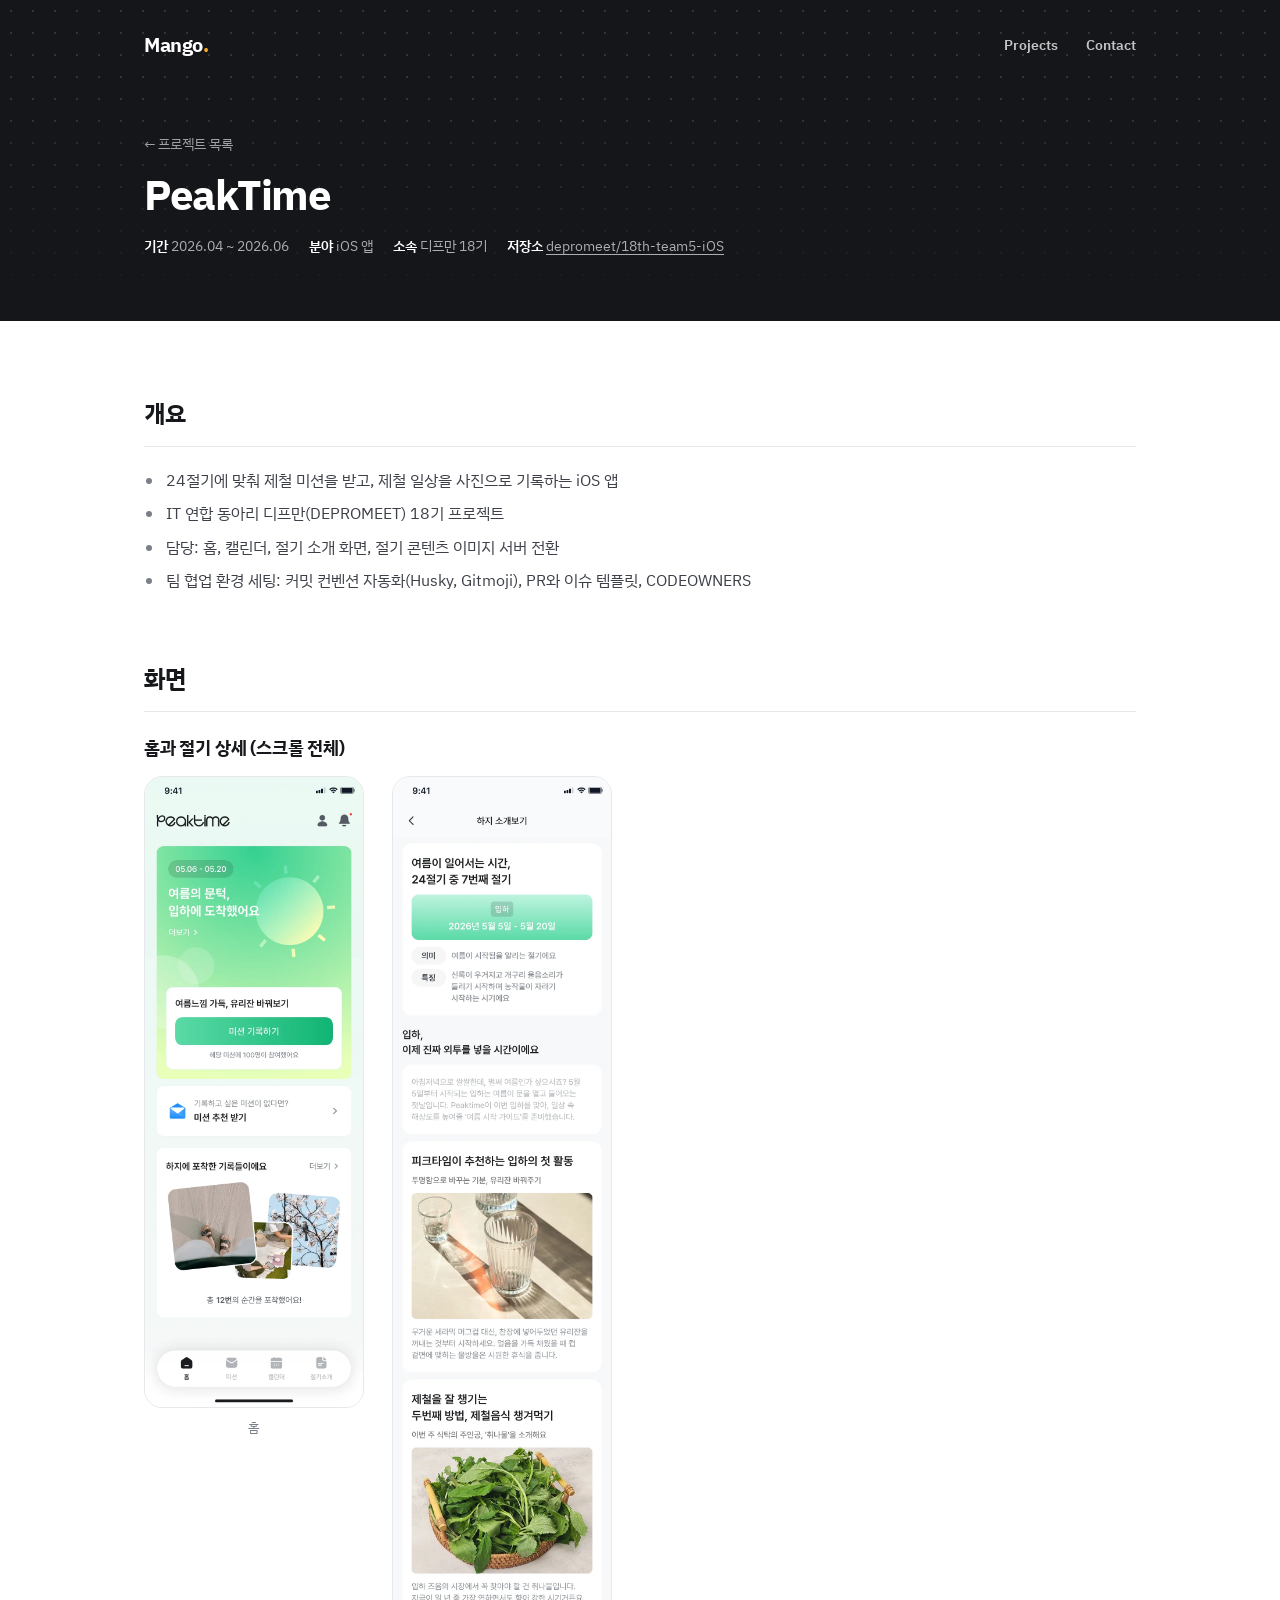
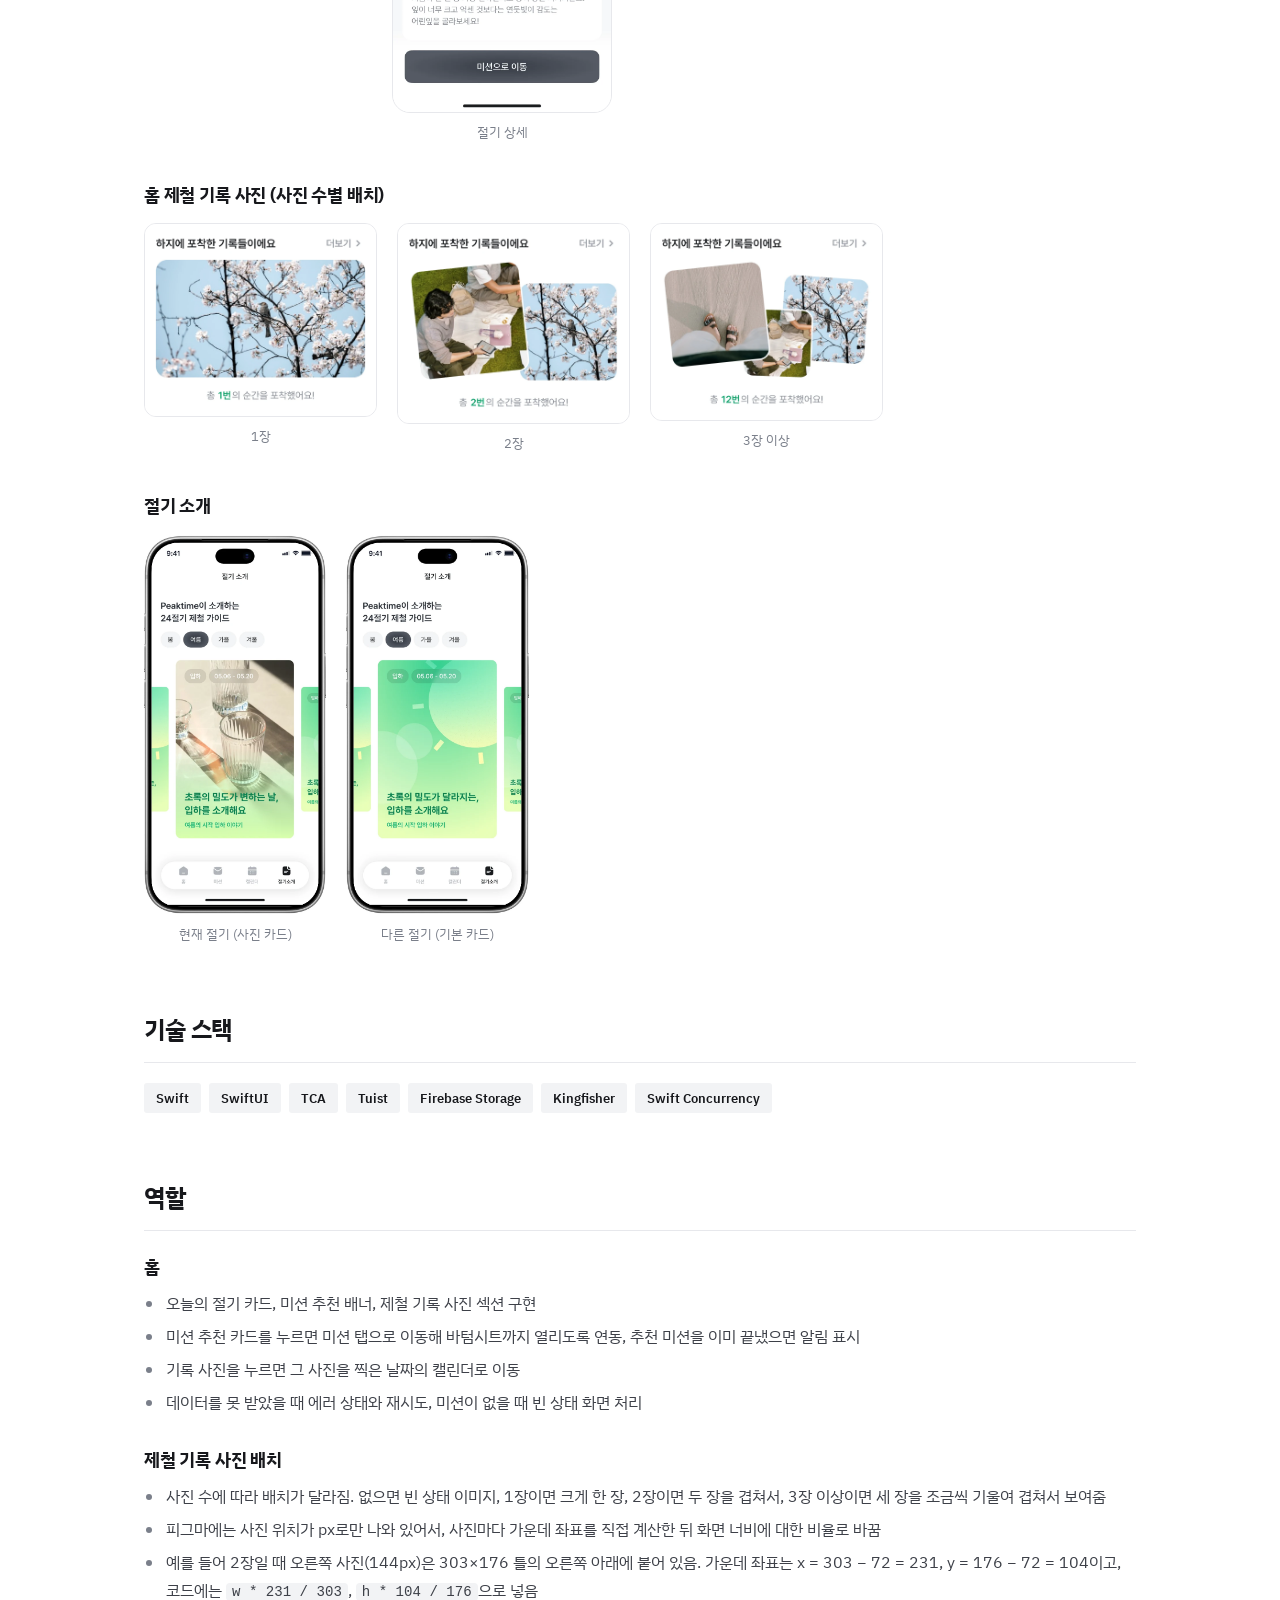
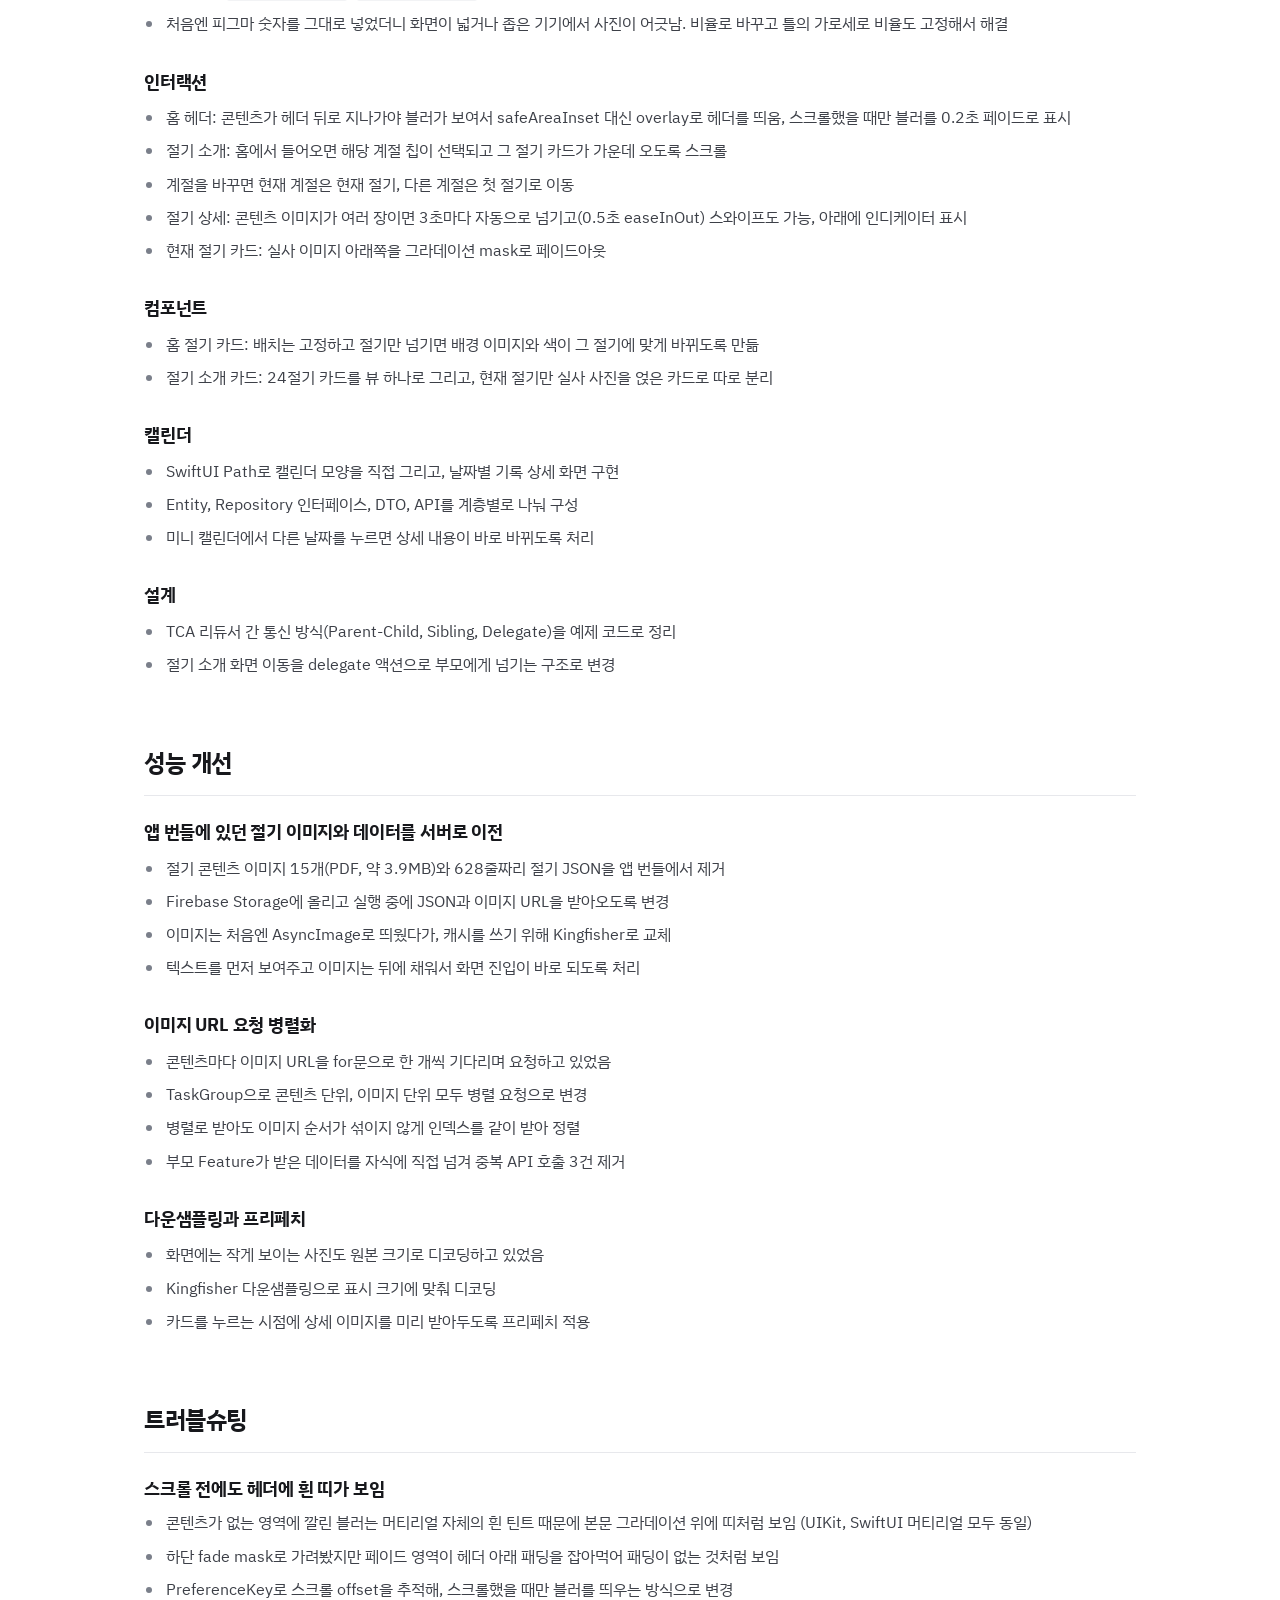
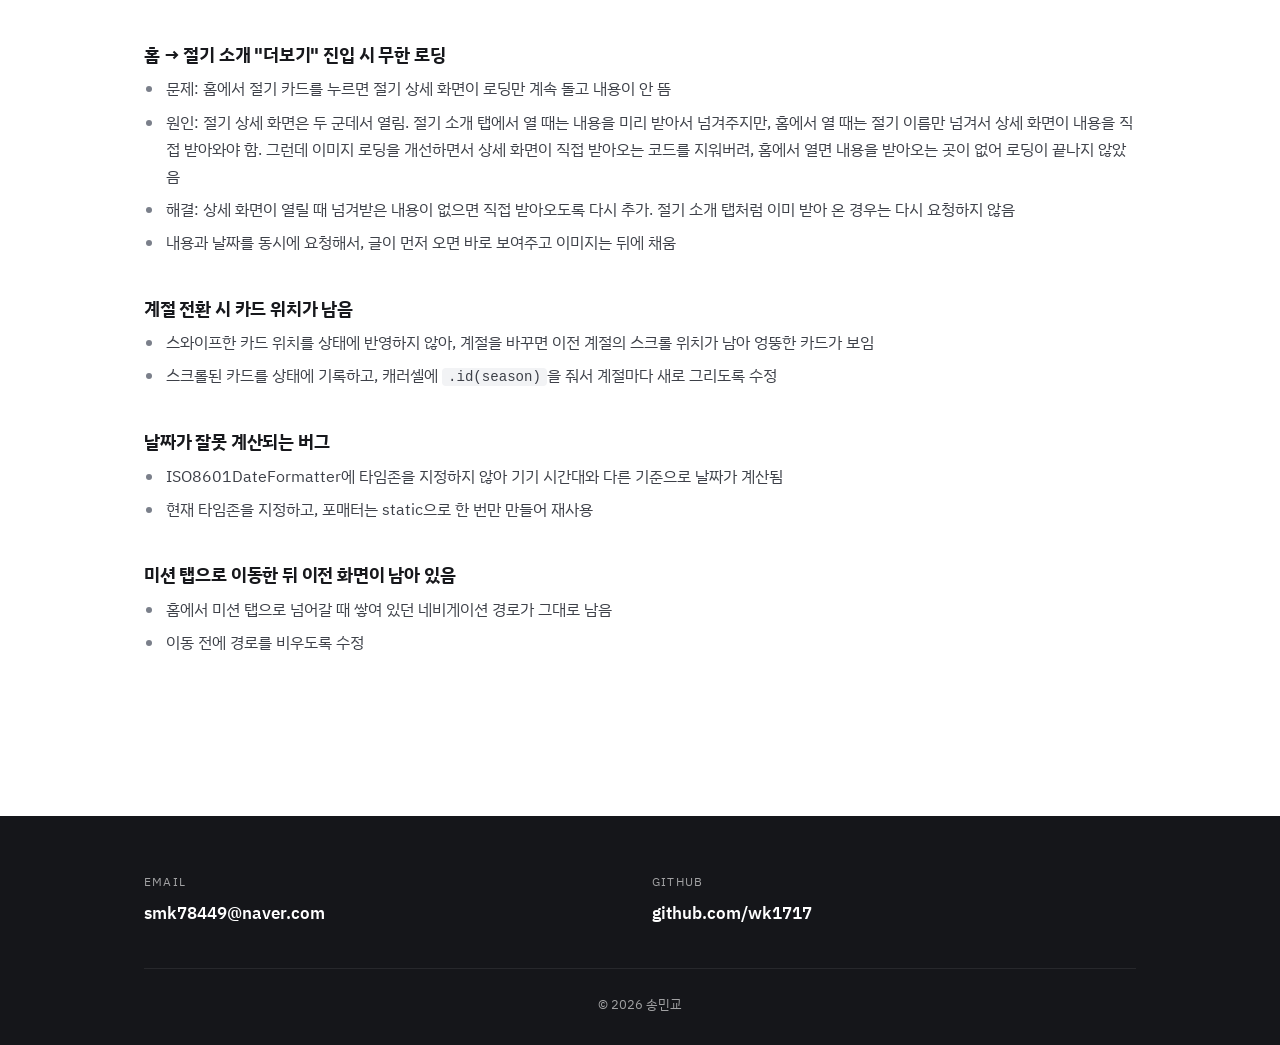
<file: projects/peaktime.html>
<!doctype html>
<html lang="ko">
<head>
<meta charset="utf-8">
<meta name="viewport" content="width=device-width, initial-scale=1">
<title>PeakTime · 송민교</title>
<link rel="stylesheet" href="../style.css">
</head>
<body>
<header class="hero small">
  <div class="wrap">
    <nav class="nav">
      <a class="logo" href="../index.html">Mango<span>.</span></a>
      <ul><li><a href="../index.html#projects">Projects</a></li><li><a href="#contact">Contact</a></li></ul>
    </nav>
    <div class="hero-body">
      <a class="back" href="../index.html#projects">← 프로젝트 목록</a>
      <h1>PeakTime</h1>
      <div class="meta"><span><b>기간</b> 2026.04 ~ 2026.06</span><span><b>분야</b> iOS 앱</span><span><b>소속</b> 디프만 18기</span><span><b>저장소</b> <a href="https://github.com/depromeet/18th-team5-iOS" target="_blank" rel="noopener">depromeet/18th-team5-iOS</a></span></div>
    </div>
  </div>
</header>

<main class="wrap">
  <section><h2>개요</h2><ul class="list"><li>24절기에 맞춰 제철 미션을 받고, 제철 일상을 사진으로 기록하는 iOS 앱</li><li>IT 연합 동아리 디프만(DEPROMEET) 18기 프로젝트</li><li>담당: 홈, 캘린더, 절기 소개 화면, 절기 콘텐츠 이미지 서버 전환</li><li>팀 협업 환경 세팅: 커밋 컨벤션 자동화(Husky, Gitmoji), PR와 이슈 템플릿, CODEOWNERS</li></ul></section>
  <section><h2>화면</h2><div class="flow"><h3>홈과 절기 상세 (스크롤 전체)</h3><div class="phones long"><figure><img src="../images/peaktime/home-full.webp" alt="홈" loading="lazy"><figcaption>홈</figcaption></figure><figure><img src="../images/peaktime/detail-full.webp" alt="절기 상세" loading="lazy"><figcaption>절기 상세</figcaption></figure></div></div><div class="flow"><h3>홈 제철 기록 사진 (사진 수별 배치)</h3><div class="phones photos"><figure><img src="../images/peaktime/photo-1.webp" alt="1장" loading="lazy"><figcaption>1장</figcaption></figure><figure><img src="../images/peaktime/photo-2.webp" alt="2장" loading="lazy"><figcaption>2장</figcaption></figure><figure><img src="../images/peaktime/photo-3.webp" alt="3장 이상" loading="lazy"><figcaption>3장 이상</figcaption></figure></div></div><div class="flow"><h3>절기 소개</h3><div class="phones"><figure><img src="../images/peaktime/2-intro-photo.webp" alt="현재 절기 (사진 카드)" loading="lazy"><figcaption>현재 절기 (사진 카드)</figcaption></figure><figure><img src="../images/peaktime/3-intro-card.webp" alt="다른 절기 (기본 카드)" loading="lazy"><figcaption>다른 절기 (기본 카드)</figcaption></figure></div></div></section>
  <section><h2>기술 스택</h2><div class="chips"><span class="chip">Swift</span><span class="chip">SwiftUI</span><span class="chip">TCA</span><span class="chip">Tuist</span><span class="chip">Firebase Storage</span><span class="chip">Kingfisher</span><span class="chip">Swift Concurrency</span></div></section>
  <section><h2>역할</h2><div class="result"><h3>홈</h3><ul class="list"><li>오늘의 절기 카드, 미션 추천 배너, 제철 기록 사진 섹션 구현</li><li>미션 추천 카드를 누르면 미션 탭으로 이동해 바텀시트까지 열리도록 연동, 추천 미션을 이미 끝냈으면 알림 표시</li><li>기록 사진을 누르면 그 사진을 찍은 날짜의 캘린더로 이동</li><li>데이터를 못 받았을 때 에러 상태와 재시도, 미션이 없을 때 빈 상태 화면 처리</li></ul></div><div class="result"><h3>제철 기록 사진 배치</h3><ul class="list"><li>사진 수에 따라 배치가 달라짐. 없으면 빈 상태 이미지, 1장이면 크게 한 장, 2장이면 두 장을 겹쳐서, 3장 이상이면 세 장을 조금씩 기울여 겹쳐서 보여줌</li><li>피그마에는 사진 위치가 px로만 나와 있어서, 사진마다 가운데 좌표를 직접 계산한 뒤 화면 너비에 대한 비율로 바꿈</li><li>예를 들어 2장일 때 오른쪽 사진(144px)은 303×176 틀의 오른쪽 아래에 붙어 있음. 가운데 좌표는 x = 303 − 72 = 231, y = 176 − 72 = 104이고, 코드에는 <code>w * 231 / 303</code>, <code>h * 104 / 176</code>으로 넣음</li><li>처음엔 피그마 숫자를 그대로 넣었더니 화면이 넓거나 좁은 기기에서 사진이 어긋남. 비율로 바꾸고 틀의 가로세로 비율도 고정해서 해결</li></ul></div><div class="result"><h3>인터랙션</h3><ul class="list"><li>홈 헤더: 콘텐츠가 헤더 뒤로 지나가야 블러가 보여서 safeAreaInset 대신 overlay로 헤더를 띄움, 스크롤했을 때만 블러를 0.2초 페이드로 표시</li><li>절기 소개: 홈에서 들어오면 해당 계절 칩이 선택되고 그 절기 카드가 가운데 오도록 스크롤</li><li>계절을 바꾸면 현재 계절은 현재 절기, 다른 계절은 첫 절기로 이동</li><li>절기 상세: 콘텐츠 이미지가 여러 장이면 3초마다 자동으로 넘기고(0.5초 easeInOut) 스와이프도 가능, 아래에 인디케이터 표시</li><li>현재 절기 카드: 실사 이미지 아래쪽을 그라데이션 mask로 페이드아웃</li></ul></div><div class="result"><h3>컴포넌트</h3><ul class="list"><li>홈 절기 카드: 배치는 고정하고 절기만 넘기면 배경 이미지와 색이 그 절기에 맞게 바뀌도록 만듦</li><li>절기 소개 카드: 24절기 카드를 뷰 하나로 그리고, 현재 절기만 실사 사진을 얹은 카드로 따로 분리</li></ul></div><div class="result"><h3>캘린더</h3><ul class="list"><li>SwiftUI Path로 캘린더 모양을 직접 그리고, 날짜별 기록 상세 화면 구현</li><li>Entity, Repository 인터페이스, DTO, API를 계층별로 나눠 구성</li><li>미니 캘린더에서 다른 날짜를 누르면 상세 내용이 바로 바뀌도록 처리</li></ul></div><div class="result"><h3>설계</h3><ul class="list"><li>TCA 리듀서 간 통신 방식(Parent-Child, Sibling, Delegate)을 예제 코드로 정리</li><li>절기 소개 화면 이동을 delegate 액션으로 부모에게 넘기는 구조로 변경</li></ul></div></section>
  <section><h2>성능 개선</h2><div class="result"><h3>앱 번들에 있던 절기 이미지와 데이터를 서버로 이전</h3><ul class="list"><li>절기 콘텐츠 이미지 15개(PDF, 약 3.9MB)와 628줄짜리 절기 JSON을 앱 번들에서 제거</li><li>Firebase Storage에 올리고 실행 중에 JSON과 이미지 URL을 받아오도록 변경</li><li>이미지는 처음엔 AsyncImage로 띄웠다가, 캐시를 쓰기 위해 Kingfisher로 교체</li><li>텍스트를 먼저 보여주고 이미지는 뒤에 채워서 화면 진입이 바로 되도록 처리</li></ul></div><div class="result"><h3>이미지 URL 요청 병렬화</h3><ul class="list"><li>콘텐츠마다 이미지 URL을 for문으로 한 개씩 기다리며 요청하고 있었음</li><li>TaskGroup으로 콘텐츠 단위, 이미지 단위 모두 병렬 요청으로 변경</li><li>병렬로 받아도 이미지 순서가 섞이지 않게 인덱스를 같이 받아 정렬</li><li>부모 Feature가 받은 데이터를 자식에 직접 넘겨 중복 API 호출 3건 제거</li></ul></div><div class="result"><h3>다운샘플링과 프리페치</h3><ul class="list"><li>화면에는 작게 보이는 사진도 원본 크기로 디코딩하고 있었음</li><li>Kingfisher 다운샘플링으로 표시 크기에 맞춰 디코딩</li><li>카드를 누르는 시점에 상세 이미지를 미리 받아두도록 프리페치 적용</li></ul></div></section>
  <section><h2>트러블슈팅</h2><div class="retro"><h3>스크롤 전에도 헤더에 흰 띠가 보임</h3><ul class="list"><li>콘텐츠가 없는 영역에 깔린 블러는 머티리얼 자체의 흰 틴트 때문에 본문 그라데이션 위에 띠처럼 보임 (UIKit, SwiftUI 머티리얼 모두 동일)</li><li>하단 fade mask로 가려봤지만 페이드 영역이 헤더 아래 패딩을 잡아먹어 패딩이 없는 것처럼 보임</li><li>PreferenceKey로 스크롤 offset을 추적해, 스크롤했을 때만 블러를 띄우는 방식으로 변경</li></ul></div><div class="retro"><h3>홈 → 절기 소개 "더보기" 진입 시 무한 로딩</h3><ul class="list"><li>문제: 홈에서 절기 카드를 누르면 절기 상세 화면이 로딩만 계속 돌고 내용이 안 뜸</li><li>원인: 절기 상세 화면은 두 군데서 열림. 절기 소개 탭에서 열 때는 내용을 미리 받아서 넘겨주지만, 홈에서 열 때는 절기 이름만 넘겨서 상세 화면이 내용을 직접 받아와야 함. 그런데 이미지 로딩을 개선하면서 상세 화면이 직접 받아오는 코드를 지워버려, 홈에서 열면 내용을 받아오는 곳이 없어 로딩이 끝나지 않았음</li><li>해결: 상세 화면이 열릴 때 넘겨받은 내용이 없으면 직접 받아오도록 다시 추가. 절기 소개 탭처럼 이미 받아 온 경우는 다시 요청하지 않음</li><li>내용과 날짜를 동시에 요청해서, 글이 먼저 오면 바로 보여주고 이미지는 뒤에 채움</li></ul></div><div class="retro"><h3>계절 전환 시 카드 위치가 남음</h3><ul class="list"><li>스와이프한 카드 위치를 상태에 반영하지 않아, 계절을 바꾸면 이전 계절의 스크롤 위치가 남아 엉뚱한 카드가 보임</li><li>스크롤된 카드를 상태에 기록하고, 캐러셀에 <code>.id(season)</code>을 줘서 계절마다 새로 그리도록 수정</li></ul></div><div class="retro"><h3>날짜가 잘못 계산되는 버그</h3><ul class="list"><li>ISO8601DateFormatter에 타임존을 지정하지 않아 기기 시간대와 다른 기준으로 날짜가 계산됨</li><li>현재 타임존을 지정하고, 포매터는 static으로 한 번만 만들어 재사용</li></ul></div><div class="retro"><h3>미션 탭으로 이동한 뒤 이전 화면이 남아 있음</h3><ul class="list"><li>홈에서 미션 탭으로 넘어갈 때 쌓여 있던 네비게이션 경로가 그대로 남음</li><li>이동 전에 경로를 비우도록 수정</li></ul></div></section>
</main>

<footer id="contact">
  <div class="wrap">
    <div class="contact">
      <div><small>EMAIL</small><a href="mailto:smk78449@naver.com">smk78449@naver.com</a></div>
      <div><small>GITHUB</small><a href="https://github.com/wk1717" target="_blank" rel="noopener">github.com/wk1717</a></div>
    </div>
    <p class="copy">© 2026 송민교</p>
  </div>
</footer>
<script src="../lightbox.js"></script>
</body>
</html>
</file>
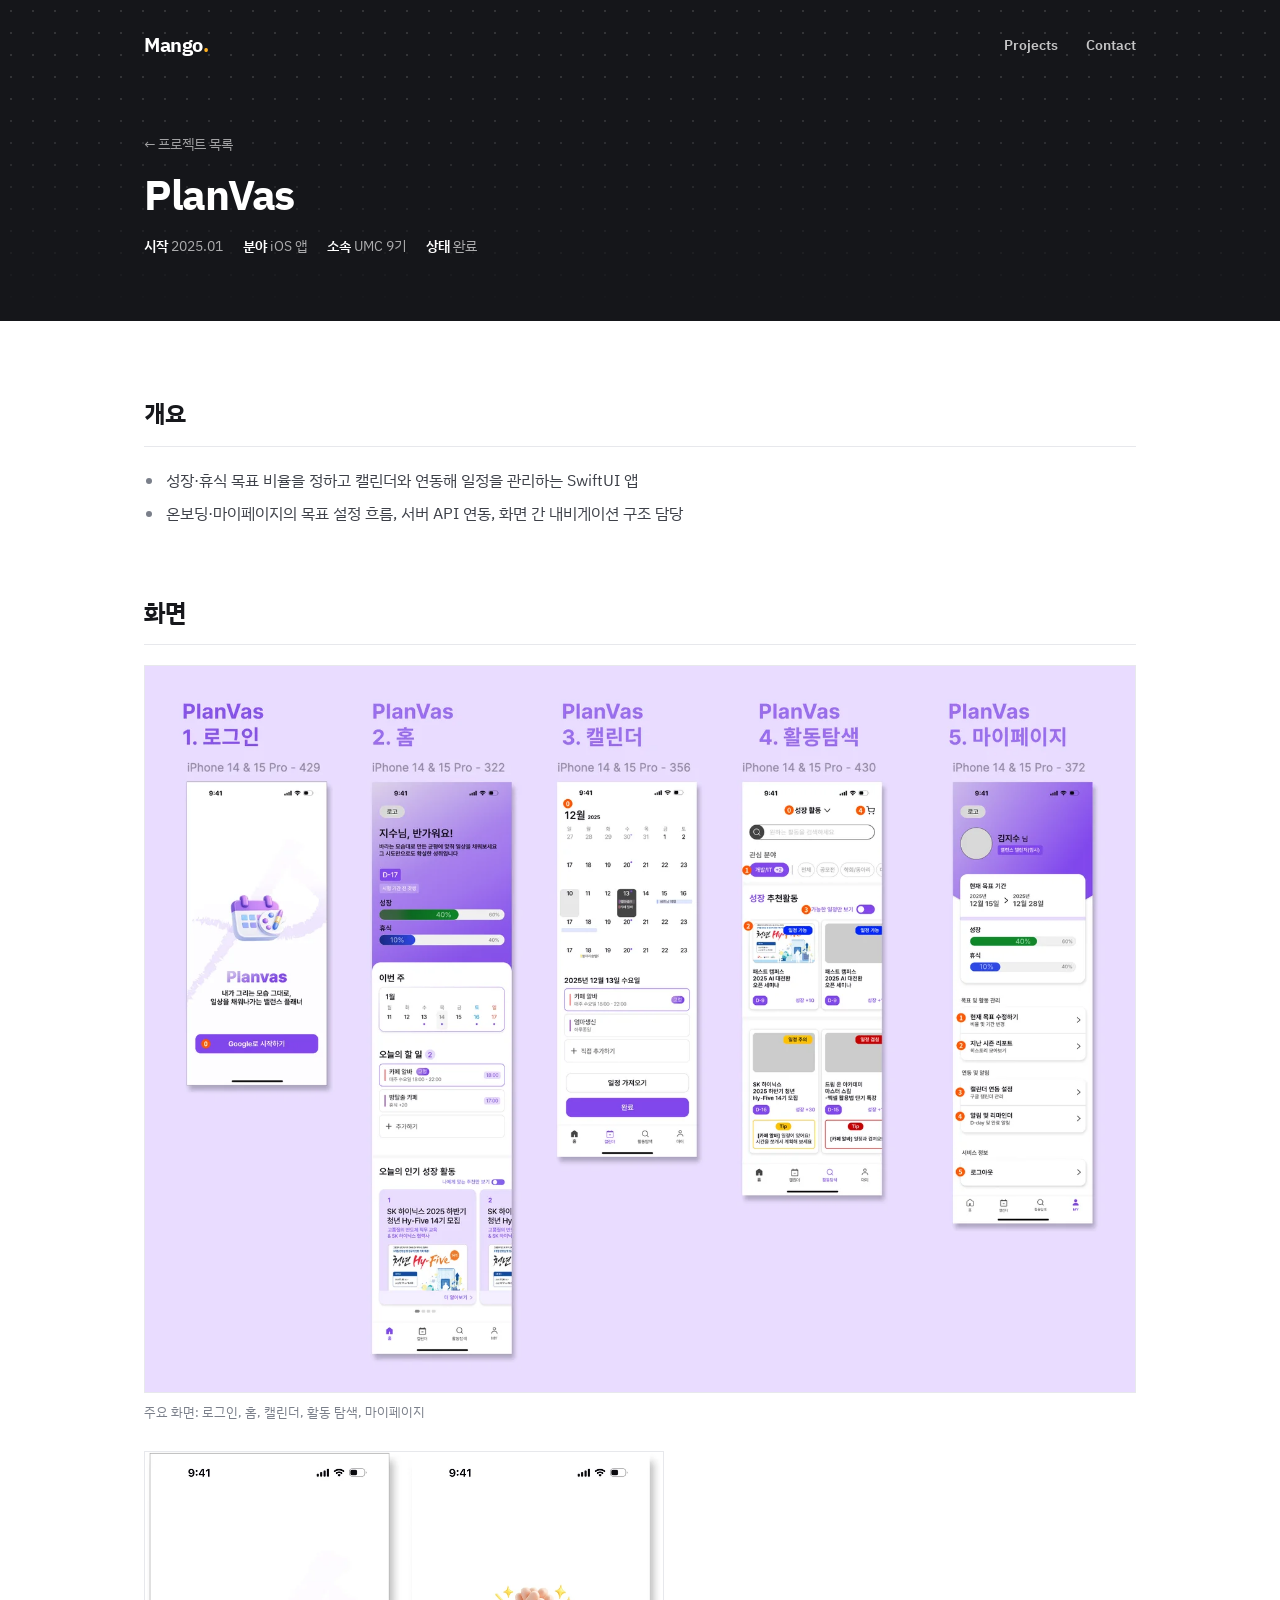
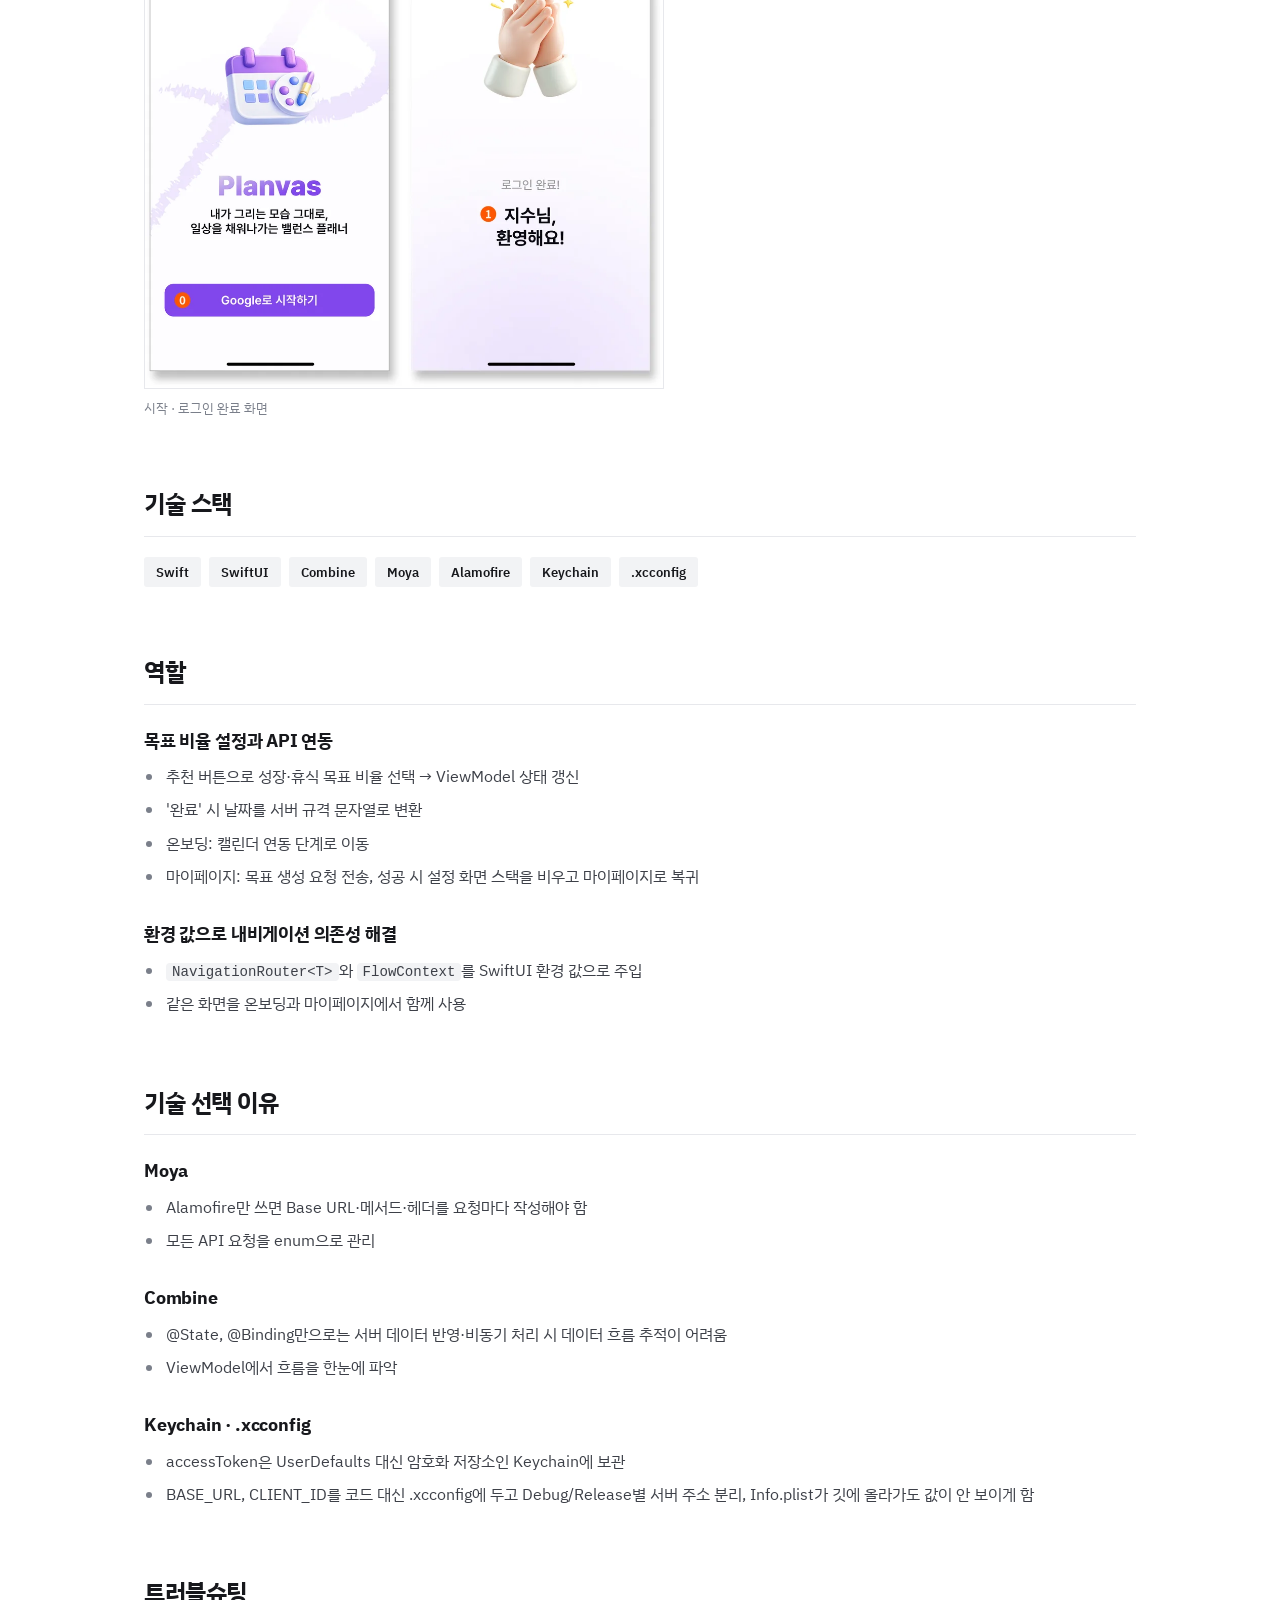
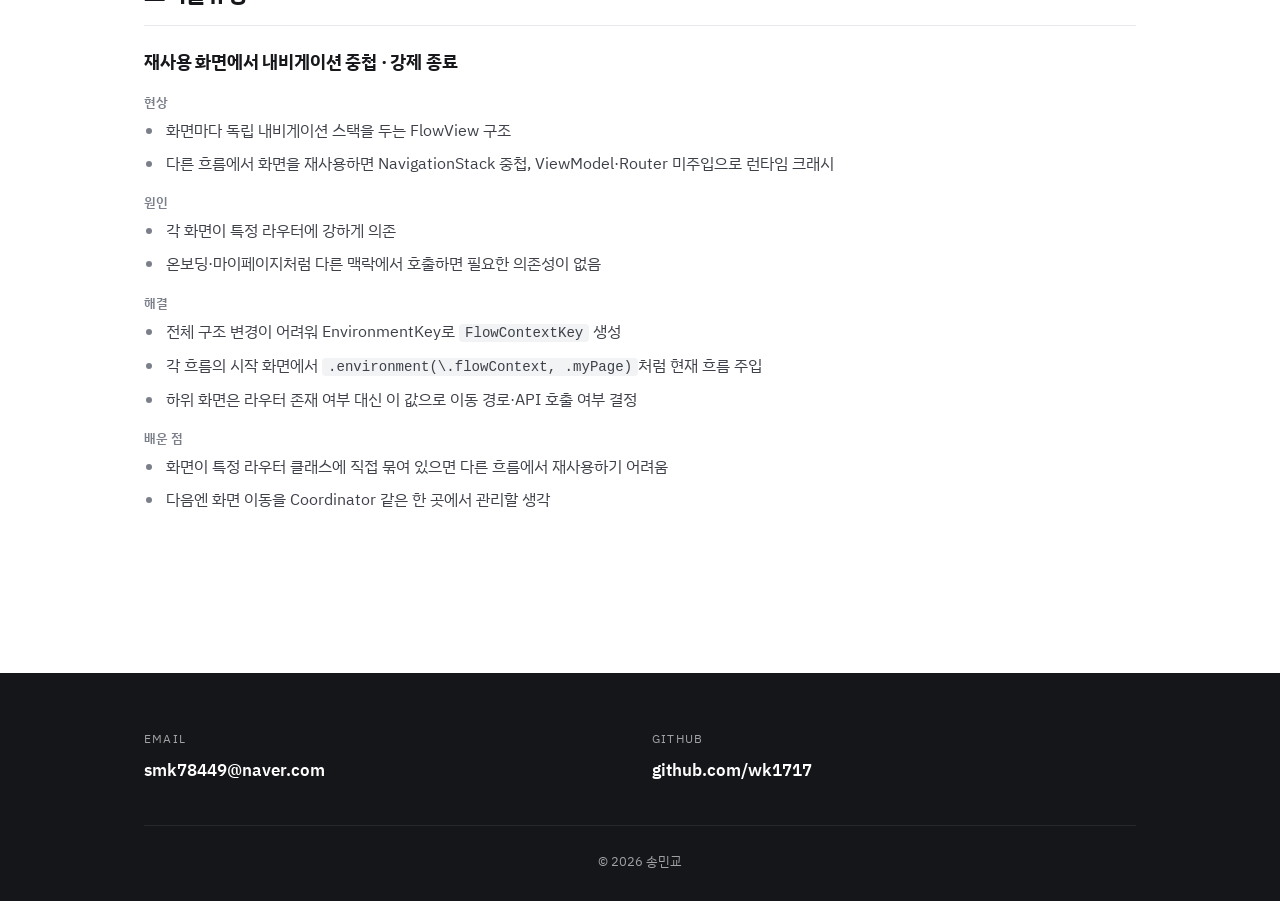
<file: projects/planvas.html>
<!doctype html>
<html lang="ko">
<head>
<meta charset="utf-8">
<meta name="viewport" content="width=device-width, initial-scale=1">
<title>PlanVas · 송민교</title>
<link rel="stylesheet" href="../style.css">
</head>
<body>
<header class="hero small">
  <div class="wrap">
    <nav class="nav">
      <a class="logo" href="../index.html">Mango<span>.</span></a>
      <ul><li><a href="../index.html#projects">Projects</a></li><li><a href="#contact">Contact</a></li></ul>
    </nav>
    <div class="hero-body">
      <a class="back" href="../index.html#projects">← 프로젝트 목록</a>
      <h1>PlanVas</h1>
      <div class="meta"><span><b>시작</b> 2025.01</span><span><b>분야</b> iOS 앱</span><span><b>소속</b> UMC 9기</span><span><b>상태</b> 완료</span></div>
    </div>
  </div>
</header>

<main class="wrap">

  <section><h2>개요</h2><ul class="list"><li>성장·휴식 목표 비율을 정하고 캘린더와 연동해 일정을 관리하는 SwiftUI 앱</li><li>온보딩·마이페이지의 목표 설정 흐름, 서버 API 연동, 화면 간 내비게이션 구조 담당</li></ul></section>
  <section><h2>화면</h2><div class="figs"><figure><img src="../images/planvas-screens.webp" alt="주요 화면: 로그인, 홈, 캘린더, 활동 탐색, 마이페이지" loading="lazy"><figcaption>주요 화면: 로그인, 홈, 캘린더, 활동 탐색, 마이페이지</figcaption></figure><figure class="narrow"><img src="../images/planvas-login.webp" alt="시작 · 로그인 완료 화면" loading="lazy"><figcaption>시작 · 로그인 완료 화면</figcaption></figure></div></section>
  <section><h2>기술 스택</h2><div class="chips"><span class="chip">Swift</span><span class="chip">SwiftUI</span><span class="chip">Combine</span><span class="chip">Moya</span><span class="chip">Alamofire</span><span class="chip">Keychain</span><span class="chip">.xcconfig</span></div></section>
  <section><h2>역할</h2><div class="result"><h3>목표 비율 설정과 API 연동</h3><ul class="list"><li>추천 버튼으로 성장·휴식 목표 비율 선택 → ViewModel 상태 갱신</li><li>'완료' 시 날짜를 서버 규격 문자열로 변환</li><li>온보딩: 캘린더 연동 단계로 이동</li><li>마이페이지: 목표 생성 요청 전송, 성공 시 설정 화면 스택을 비우고 마이페이지로 복귀</li></ul></div><div class="result"><h3>환경 값으로 내비게이션 의존성 해결</h3><ul class="list"><li><code>NavigationRouter&lt;T&gt;</code>와 <code>FlowContext</code>를 SwiftUI 환경 값으로 주입</li><li>같은 화면을 온보딩과 마이페이지에서 함께 사용</li></ul></div></section>
  <section><h2>기술 선택 이유</h2><div class="result"><h3>Moya</h3><ul class="list"><li>Alamofire만 쓰면 Base URL·메서드·헤더를 요청마다 작성해야 함</li><li>모든 API 요청을 enum으로 관리</li></ul></div><div class="result"><h3>Combine</h3><ul class="list"><li>@State, @Binding만으로는 서버 데이터 반영·비동기 처리 시 데이터 흐름 추적이 어려움</li><li>ViewModel에서 흐름을 한눈에 파악</li></ul></div><div class="result"><h3>Keychain · .xcconfig</h3><ul class="list"><li>accessToken은 UserDefaults 대신 암호화 저장소인 Keychain에 보관</li><li>BASE_URL, CLIENT_ID를 코드 대신 .xcconfig에 두고 Debug/Release별 서버 주소 분리, Info.plist가 깃에 올라가도 값이 안 보이게 함</li></ul></div></section>
  <section><h2>트러블슈팅</h2><div class="retro"><h3>재사용 화면에서 내비게이션 중첩 · 강제 종료</h3><p><b>현상</b></p><ul class="list"><li>화면마다 독립 내비게이션 스택을 두는 FlowView 구조</li><li>다른 흐름에서 화면을 재사용하면 NavigationStack 중첩, ViewModel·Router 미주입으로 런타임 크래시</li></ul><p><b>원인</b></p><ul class="list"><li>각 화면이 특정 라우터에 강하게 의존</li><li>온보딩·마이페이지처럼 다른 맥락에서 호출하면 필요한 의존성이 없음</li></ul><p><b>해결</b></p><ul class="list"><li>전체 구조 변경이 어려워 EnvironmentKey로 <code>FlowContextKey</code> 생성</li><li>각 흐름의 시작 화면에서 <code>.environment(\.flowContext, .myPage)</code>처럼 현재 흐름 주입</li><li>하위 화면은 라우터 존재 여부 대신 이 값으로 이동 경로·API 호출 여부 결정</li></ul><p><b>배운 점</b></p><ul class="list"><li>화면이 특정 라우터 클래스에 직접 묶여 있으면 다른 흐름에서 재사용하기 어려움</li><li>다음엔 화면 이동을 Coordinator 같은 한 곳에서 관리할 생각</li></ul></div></section>
</main>

<footer id="contact">
  <div class="wrap">
    <div class="contact">
      <div><small>EMAIL</small><a href="mailto:smk78449@naver.com">smk78449@naver.com</a></div>
      <div><small>GITHUB</small><a href="https://github.com/wk1717" target="_blank" rel="noopener">github.com/wk1717</a></div>
    </div>
    <p class="copy">© 2026 송민교</p>
  </div>
</footer>
<script src="../lightbox.js"></script>
</body>
</html>
</file>
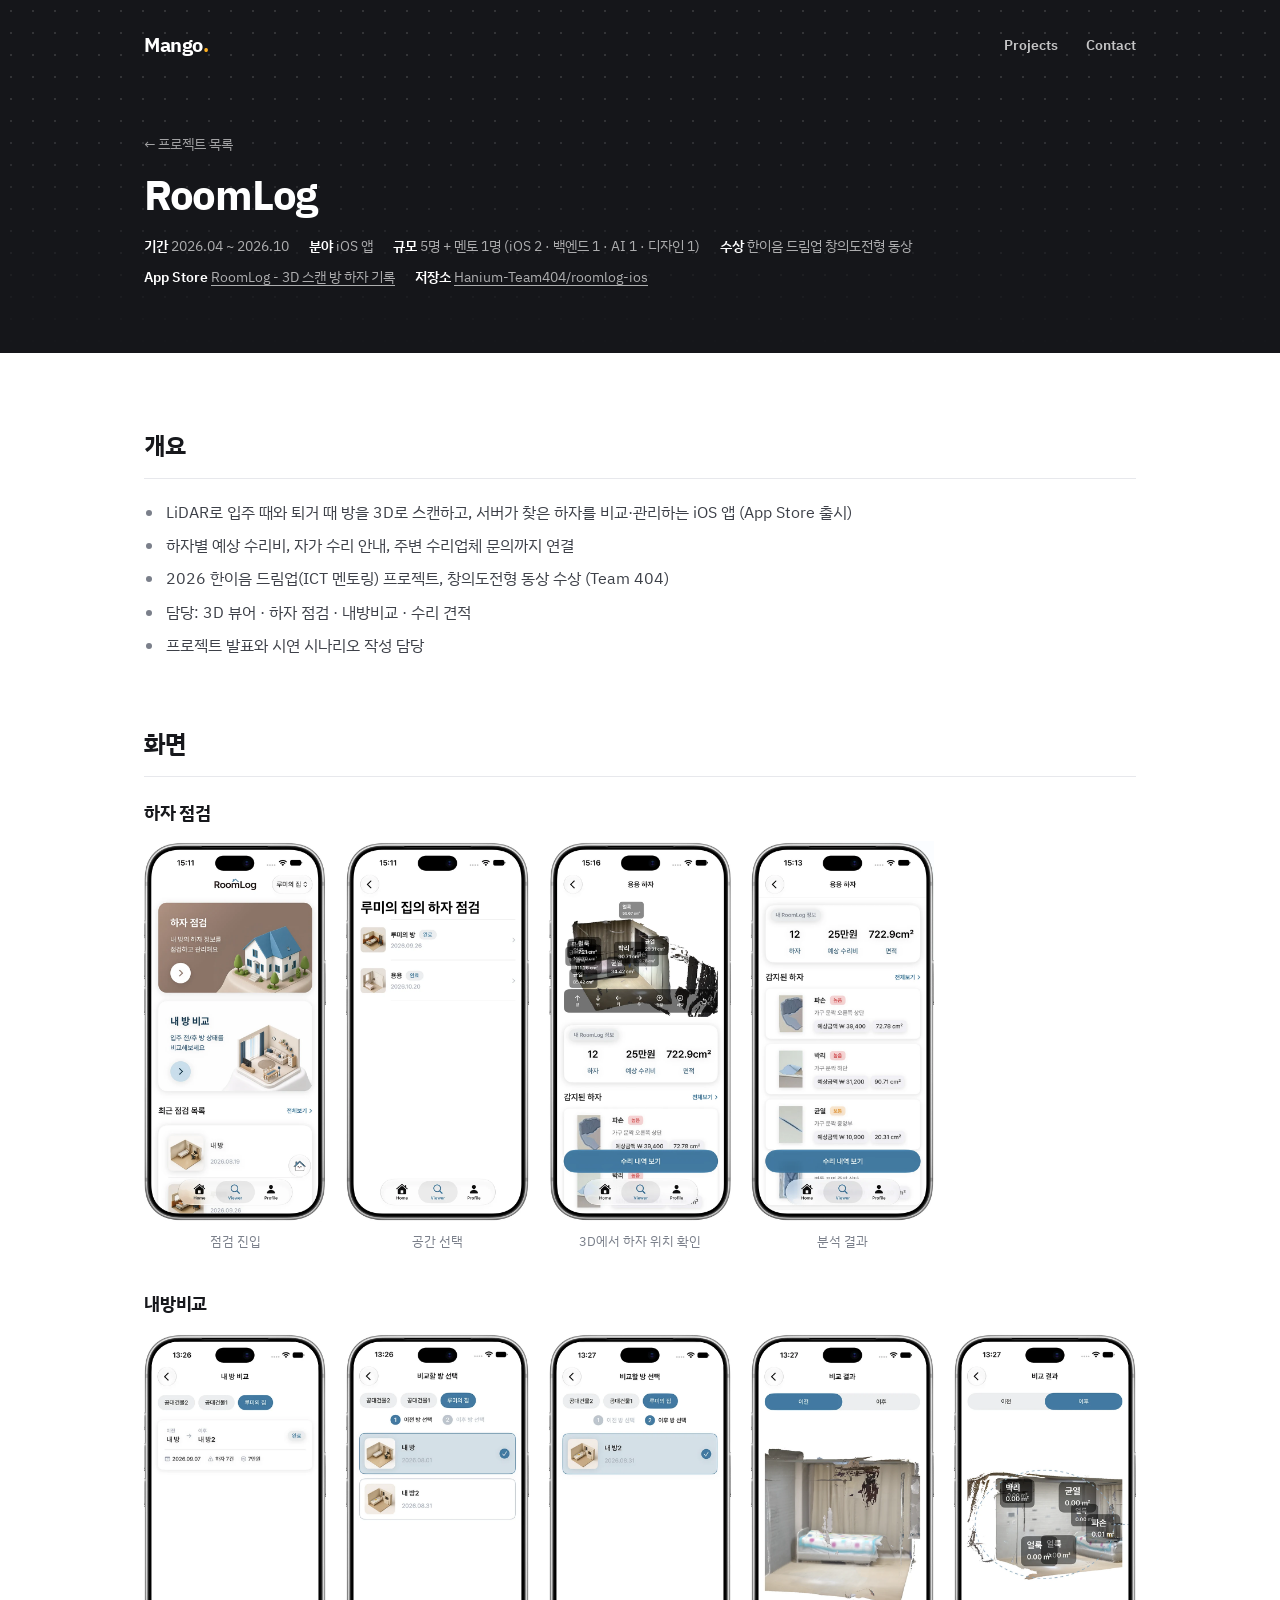
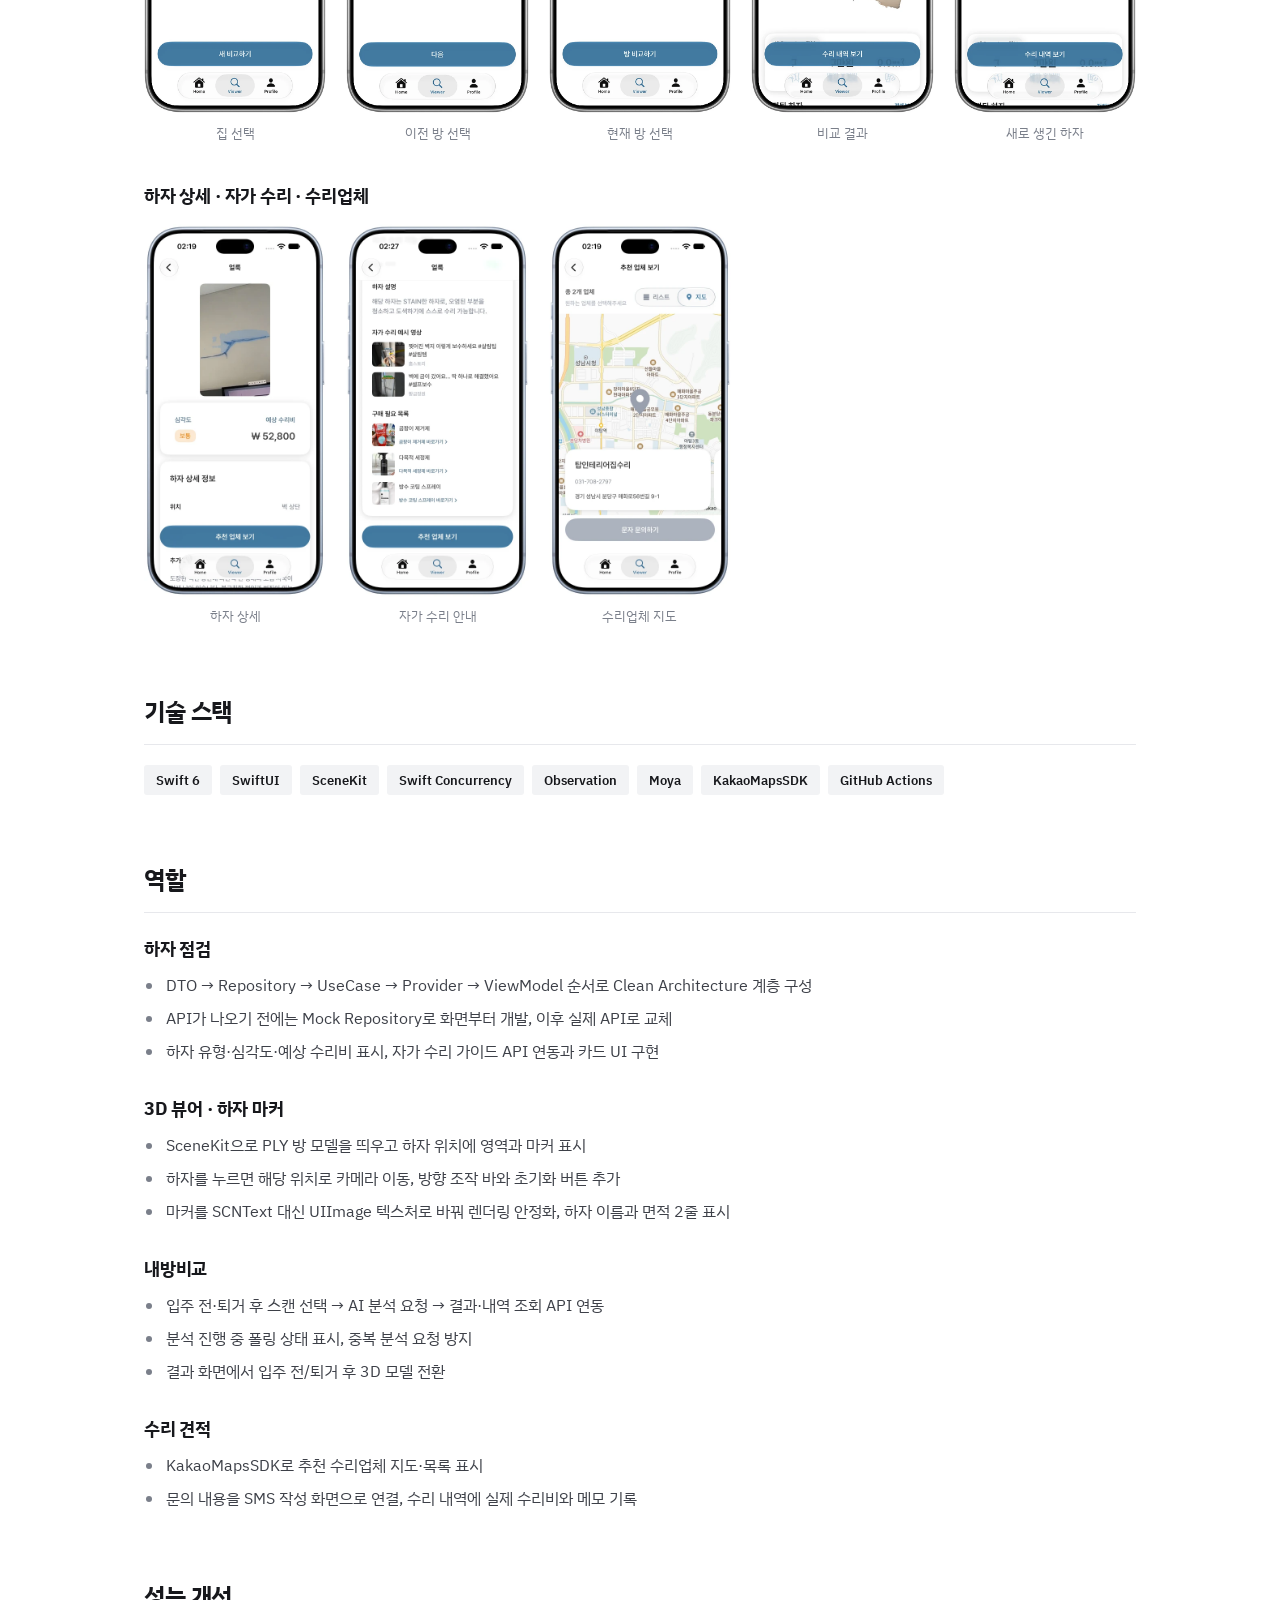
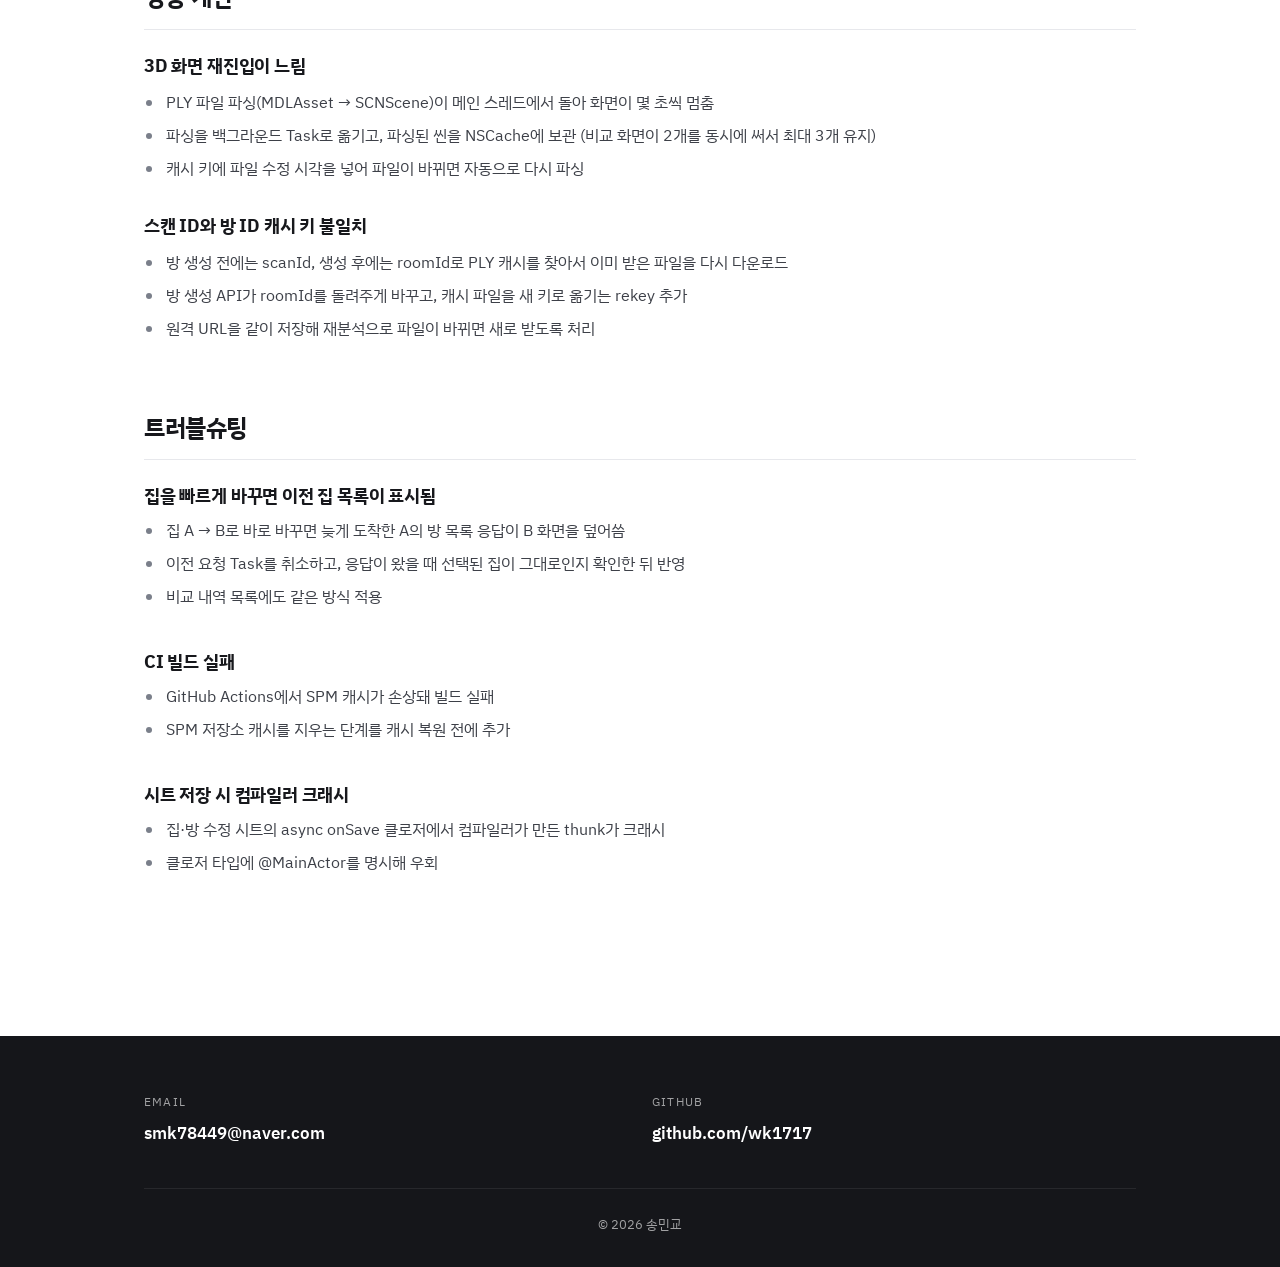
<file: projects/roomlog.html>
<!doctype html>
<html lang="ko">
<head>
<meta charset="utf-8">
<meta name="viewport" content="width=device-width, initial-scale=1">
<title>RoomLog · 송민교</title>
<link rel="stylesheet" href="../style.css">
</head>
<body>
<header class="hero small">
  <div class="wrap">
    <nav class="nav">
      <a class="logo" href="../index.html">Mango<span>.</span></a>
      <ul><li><a href="../index.html#projects">Projects</a></li><li><a href="#contact">Contact</a></li></ul>
    </nav>
    <div class="hero-body">
      <a class="back" href="../index.html#projects">← 프로젝트 목록</a>
      <h1>RoomLog</h1>
      <div class="meta"><span><b>기간</b> 2026.04 ~ 2026.10</span><span><b>분야</b> iOS 앱</span><span><b>규모</b> 5명 + 멘토 1명 (iOS 2 · 백엔드 1 · AI 1 · 디자인 1)</span><span><b>수상</b> 한이음 드림업 창의도전형 동상</span><span><b>App Store</b> <a href="https://apps.apple.com/kr/app/roomlog-3d-%EC%8A%A4%EC%BA%94-%EB%B0%A9-%ED%95%98%EC%9E%90-%EA%B8%B0%EB%A1%9D/id6819330161" target="_blank" rel="noopener">RoomLog - 3D 스캔 방 하자 기록</a></span><span><b>저장소</b> <a href="https://github.com/Hanium-Team404/roomlog-ios" target="_blank" rel="noopener">Hanium-Team404/roomlog-ios</a></span></div>
    </div>
  </div>
</header>

<main class="wrap">
  <section><h2>개요</h2><ul class="list"><li>LiDAR로 입주 때와 퇴거 때 방을 3D로 스캔하고, 서버가 찾은 하자를 비교·관리하는 iOS 앱 (App Store 출시)</li><li>하자별 예상 수리비, 자가 수리 안내, 주변 수리업체 문의까지 연결</li><li>2026 한이음 드림업(ICT 멘토링) 프로젝트, 창의도전형 동상 수상 (Team 404)</li><li>담당: 3D 뷰어 · 하자 점검 · 내방비교 · 수리 견적</li><li>프로젝트 발표와 시연 시나리오 작성 담당</li></ul></section>
  <section><h2>화면</h2><div class="flow"><h3>하자 점검</h3><div class="phones"><figure><img src="../images/roomlog/defect-1-entry.webp" alt="점검 진입" loading="lazy"><figcaption>점검 진입</figcaption></figure><figure><img src="../images/roomlog/defect-2-space.webp" alt="공간 선택" loading="lazy"><figcaption>공간 선택</figcaption></figure><figure><img src="../images/roomlog/defect-3-3d.webp" alt="3D에서 하자 위치 확인" loading="lazy"><figcaption>3D에서 하자 위치 확인</figcaption></figure><figure><img src="../images/roomlog/defect-4-result.webp" alt="분석 결과" loading="lazy"><figcaption>분석 결과</figcaption></figure></div></div><div class="flow"><h3>내방비교</h3><div class="phones"><figure><img src="../images/roomlog/compare-1-house.webp" alt="집 선택" loading="lazy"><figcaption>집 선택</figcaption></figure><figure><img src="../images/roomlog/compare-2-before.webp" alt="이전 방 선택" loading="lazy"><figcaption>이전 방 선택</figcaption></figure><figure><img src="../images/roomlog/compare-3-after.webp" alt="현재 방 선택" loading="lazy"><figcaption>현재 방 선택</figcaption></figure><figure><img src="../images/roomlog/compare-4-result.webp" alt="비교 결과" loading="lazy"><figcaption>비교 결과</figcaption></figure><figure><img src="../images/roomlog/compare-5-new.webp" alt="새로 생긴 하자" loading="lazy"><figcaption>새로 생긴 하자</figcaption></figure></div></div><div class="flow"><h3>하자 상세 · 자가 수리 · 수리업체</h3><div class="phones"><figure><img src="../images/roomlog/extra-1-defect.webp" alt="하자 상세" loading="lazy"><figcaption>하자 상세</figcaption></figure><figure><img src="../images/roomlog/extra-2-selfrepair.webp" alt="자가 수리 안내" loading="lazy"><figcaption>자가 수리 안내</figcaption></figure><figure><img src="../images/roomlog/extra-3-shops.webp" alt="수리업체 지도" loading="lazy"><figcaption>수리업체 지도</figcaption></figure></div></div></section>
  <section><h2>기술 스택</h2><div class="chips"><span class="chip">Swift 6</span><span class="chip">SwiftUI</span><span class="chip">SceneKit</span><span class="chip">Swift Concurrency</span><span class="chip">Observation</span><span class="chip">Moya</span><span class="chip">KakaoMapsSDK</span><span class="chip">GitHub Actions</span></div></section>
  <section><h2>역할</h2><div class="result"><h3>하자 점검</h3><ul class="list"><li>DTO → Repository → UseCase → Provider → ViewModel 순서로 Clean Architecture 계층 구성</li><li>API가 나오기 전에는 Mock Repository로 화면부터 개발, 이후 실제 API로 교체</li><li>하자 유형·심각도·예상 수리비 표시, 자가 수리 가이드 API 연동과 카드 UI 구현</li></ul></div><div class="result"><h3>3D 뷰어 · 하자 마커</h3><ul class="list"><li>SceneKit으로 PLY 방 모델을 띄우고 하자 위치에 영역과 마커 표시</li><li>하자를 누르면 해당 위치로 카메라 이동, 방향 조작 바와 초기화 버튼 추가</li><li>마커를 SCNText 대신 UIImage 텍스처로 바꿔 렌더링 안정화, 하자 이름과 면적 2줄 표시</li></ul></div><div class="result"><h3>내방비교</h3><ul class="list"><li>입주 전·퇴거 후 스캔 선택 → AI 분석 요청 → 결과·내역 조회 API 연동</li><li>분석 진행 중 폴링 상태 표시, 중복 분석 요청 방지</li><li>결과 화면에서 입주 전/퇴거 후 3D 모델 전환</li></ul></div><div class="result"><h3>수리 견적</h3><ul class="list"><li>KakaoMapsSDK로 추천 수리업체 지도·목록 표시</li><li>문의 내용을 SMS 작성 화면으로 연결, 수리 내역에 실제 수리비와 메모 기록</li></ul></div></section>
  <section><h2>성능 개선</h2><div class="result"><h3>3D 화면 재진입이 느림</h3><ul class="list"><li>PLY 파일 파싱(MDLAsset → SCNScene)이 메인 스레드에서 돌아 화면이 몇 초씩 멈춤</li><li>파싱을 백그라운드 Task로 옮기고, 파싱된 씬을 NSCache에 보관 (비교 화면이 2개를 동시에 써서 최대 3개 유지)</li><li>캐시 키에 파일 수정 시각을 넣어 파일이 바뀌면 자동으로 다시 파싱</li></ul></div><div class="result"><h3>스캔 ID와 방 ID 캐시 키 불일치</h3><ul class="list"><li>방 생성 전에는 scanId, 생성 후에는 roomId로 PLY 캐시를 찾아서 이미 받은 파일을 다시 다운로드</li><li>방 생성 API가 roomId를 돌려주게 바꾸고, 캐시 파일을 새 키로 옮기는 rekey 추가</li><li>원격 URL을 같이 저장해 재분석으로 파일이 바뀌면 새로 받도록 처리</li></ul></div></section>
  <section><h2>트러블슈팅</h2><div class="retro"><h3>집을 빠르게 바꾸면 이전 집 목록이 표시됨</h3><ul class="list"><li>집 A → B로 바로 바꾸면 늦게 도착한 A의 방 목록 응답이 B 화면을 덮어씀</li><li>이전 요청 Task를 취소하고, 응답이 왔을 때 선택된 집이 그대로인지 확인한 뒤 반영</li><li>비교 내역 목록에도 같은 방식 적용</li></ul></div><div class="retro"><h3>CI 빌드 실패</h3><ul class="list"><li>GitHub Actions에서 SPM 캐시가 손상돼 빌드 실패</li><li>SPM 저장소 캐시를 지우는 단계를 캐시 복원 전에 추가</li></ul></div><div class="retro"><h3>시트 저장 시 컴파일러 크래시</h3><ul class="list"><li>집·방 수정 시트의 async onSave 클로저에서 컴파일러가 만든 thunk가 크래시</li><li>클로저 타입에 @MainActor를 명시해 우회</li></ul></div></section>
</main>

<footer id="contact">
  <div class="wrap">
    <div class="contact">
      <div><small>EMAIL</small><a href="mailto:smk78449@naver.com">smk78449@naver.com</a></div>
      <div><small>GITHUB</small><a href="https://github.com/wk1717" target="_blank" rel="noopener">github.com/wk1717</a></div>
    </div>
    <p class="copy">© 2026 송민교</p>
  </div>
</footer>
<script src="../lightbox.js"></script>
</body>
</html>
</file>
<file: style.css>
@import url("https://fonts.googleapis.com/css2?family=IBM+Plex+Sans+KR:wght@400;500;600;700&display=swap");

:root {
  --ink: #17181c;
  --text: #3d4048;
  --muted: #7a7f8a;
  --line: #e7e8ec;
  --chip: #f2f3f5;
  --bg: #ffffff;
  --dark: #15161a;
  --mango: #ffb020;
  --mango-soft: #fff4dc;
}

* { box-sizing: border-box; margin: 0; padding: 0; }
html { scroll-behavior: smooth; }
body {
  font-family: "IBM Plex Sans KR", sans-serif;
  color: var(--text);
  background: var(--bg);
  line-height: 1.7;
  -webkit-font-smoothing: antialiased;
}
a { color: inherit; text-decoration: none; }
.wrap { max-width: 1040px; margin: 0 auto; padding-inline: 24px; }

/* header + hero */
.hero {
  position: relative;
  background: var(--dark);
  color: #fff;
  overflow: hidden;
}
.hero::before {
  content: "";
  position: absolute; inset: 0;
  background-image: radial-gradient(rgba(255,255,255,.13) 1px, transparent 1px);
  background-size: 22px 22px;
  mask-image: linear-gradient(to bottom, #000 30%, transparent);
}
.nav {
  position: relative; z-index: 1;
  display: flex; align-items: center; justify-content: space-between;
  padding: 28px 0;
}
.logo { font-weight: 800; font-size: 20px; letter-spacing: -.02em; }
.logo span { color: var(--mango); }
.nav ul { display: flex; gap: 28px; list-style: none; font-size: 14px; font-weight: 600; }
.nav ul a { opacity: .75; transition: opacity .2s; }
.nav ul a:hover { opacity: 1; }
.hero-body { position: relative; z-index: 1; padding: 72px 0 96px; }
.hero-body .eyebrow { color: var(--mango); font-weight: 700; font-size: 14px; letter-spacing: .08em; }
.hero-body h1 { font-size: clamp(34px, 6vw, 56px); line-height: 1.2; letter-spacing: -.03em; margin: 12px 0 20px; color: #fff; }
.hero-body p { max-width: none; color: rgba(255,255,255,.72); font-size: 17px; }
.hero.small .hero-body { padding: 40px 0 64px; }
.hero.small h1 { font-size: clamp(28px, 4.5vw, 42px); margin-bottom: 14px; }
.back { font-size: 14px; color: rgba(255,255,255,.6); }
.back:hover { color: var(--mango); }

/* sections */
main { padding: 72px 0 96px; }
section { margin-bottom: 64px; }
h2 {
  font-size: 24px; color: var(--ink); letter-spacing: -.02em;
  padding-bottom: 12px; margin-bottom: 20px;
  border-bottom: 1px solid var(--line);
}
h3 { font-size: 18px; color: var(--ink); margin-bottom: 6px; letter-spacing: -.01em; }
p + p { margin-top: 10px; }
ul.list { padding-left: 20px; }
ul.list li { padding-left: 2px; }
ul.list li::marker { color: var(--muted); }
ul.list li + li { margin-top: 6px; }
.result h3 { margin-bottom: 8px; }
.retro p b + * { margin-top: 0; }
.retro p { margin: 14px 0 4px; }

.chips { display: flex; flex-wrap: wrap; gap: 8px; }
.chip { background: var(--chip); color: var(--ink); font-size: 13px; font-weight: 600; padding: 4px 12px; border-radius: 3px; }

.meta { display: flex; flex-wrap: wrap; gap: 8px 20px; font-size: 14px; color: rgba(255,255,255,.65); }
.meta b { color: #fff; font-weight: 600; }

/* skills grid */
.skills { display: grid; grid-template-columns: repeat(auto-fit, minmax(200px, 1fr)); gap: 24px; }
.skills h4 { font-size: 12px; letter-spacing: .1em; color: var(--muted); margin-bottom: 10px; }

/* project list */
.plist { list-style: none; margin-top: -20px; }
.plist a {
  display: grid; grid-template-columns: 110px 1fr auto; gap: 24px; align-items: baseline;
  padding: 22px 4px; border-bottom: 1px solid var(--line);
}
.plist .when { font-size: 14px; color: var(--muted); font-variant-numeric: tabular-nums; align-self: stretch; display: flex; flex-direction: column; padding-top: 4px; min-height: 68px; }
.plist .when em { margin-top: auto; font-style: normal; font-size: 12px; color: var(--muted); }
.plist b { display: block; font-size: 19px; color: var(--ink); letter-spacing: -.01em; }
.plist small { font-size: 14px; color: var(--muted); }
.plist .stack { font-size: 13px; color: var(--muted); }


/* results */
.result + .result { margin-top: 28px; }
.result p { margin-bottom: 10px; }

/* retro */
.retro + .retro { margin-top: 36px; }
.retro p b { display: block; font-size: 13px; color: var(--muted); font-weight: 600; margin-bottom: 2px; }
.retro p + p { margin-top: 14px; }

.awards li { list-style: none; display: flex; gap: 16px; padding: 10px 0; border-bottom: 1px dashed var(--line); }
.awards b { color: var(--mango); min-width: 44px; }

/* footer */
footer { background: var(--dark); color: rgba(255,255,255,.6); padding: 56px 0 32px; }
.contact { display: grid; grid-template-columns: repeat(auto-fit, minmax(220px, 1fr)); gap: 24px; margin-bottom: 40px; }
.contact small { display: block; font-size: 12px; letter-spacing: .1em; margin-bottom: 6px; }
.contact a, .contact span { color: #fff; font-size: 17px; font-weight: 600; word-break: break-all; }
.contact a:hover { color: var(--mango); }
.copy { font-size: 13px; text-align: center; border-top: 1px solid rgba(255,255,255,.08); padding-top: 24px; }

@media (max-width: 640px) {
  .wrap { padding-inline: 16px; }
  .nav ul { gap: 16px; font-size: 13px; }
  .nav ul li.opt { display: none; }
  .hero-body { padding: 40px 0 64px; }
  main { padding: 48px 0 64px; }
  .plist a { grid-template-columns: 1fr; gap: 4px; }
  .plist .when { order: -1; }
  .plist .when { display: block; min-height: 0; padding-top: 0; }
  .plist .when em { margin: 0 0 0 8px; }
}

code { font-family: ui-monospace, Menlo, monospace; font-size: .88em; background: var(--chip); padding: 1px 6px; border-radius: 4px; }

.figs { display: grid; gap: 28px; }
figure img { display: block; width: 100%; height: auto; border: 1px solid var(--line); }
figure.narrow img { max-width: 520px; }
figcaption { font-size: 13px; color: var(--muted); margin-top: 8px; }

.alink::after { content: " →"; color: var(--muted); }
.awards li { position: relative; padding-inline: 12px; transition: background .2s; }
.awards li:has(.alink):hover { background: #fffbf3; }
.alink::before { content: ""; position: absolute; inset: 0; }
.plist a { transition: background .2s; padding-inline: 12px; }
.plist a:hover { background: #fffbf3; }
.result figure { margin-top: 20px; }
.meta a { text-decoration: underline; text-underline-offset: 3px; }
.flow + .flow { margin-top: 36px; }
.flow h3 { margin-bottom: 14px; }
.phones { display: grid; grid-template-columns: repeat(auto-fill, minmax(150px, 1fr)); gap: 20px; }
.phones figure { margin: 0; }
.phones img { display: block; width: 100%; height: auto; border: 0; }
.phones figcaption { text-align: center; }
figure img, .phones img { cursor: zoom-in; }
.lightbox { position: fixed; inset: 0; z-index: 100; background: rgba(15,16,20,.82); display: flex; align-items: center; justify-content: center; padding: 24px; cursor: zoom-out; }
.lightbox img { max-width: 100%; max-height: 100%; object-fit: contain; background: #fff; border-radius: 8px; }
.phones.long { grid-template-columns: repeat(2, minmax(0, 220px)); gap: 28px; }
.phones.long img { border: 1px solid var(--line, #eee); border-radius: 18px; }
.phones.photos { grid-template-columns: repeat(auto-fill, minmax(200px, 1fr)); }
.phones.photos img { border: 1px solid var(--line); border-radius: 12px; }
.lightbox.long { align-items: flex-start; overflow-y: auto; }
.lightbox.long img { max-height: none; width: min(420px, 100%); }
</file>
